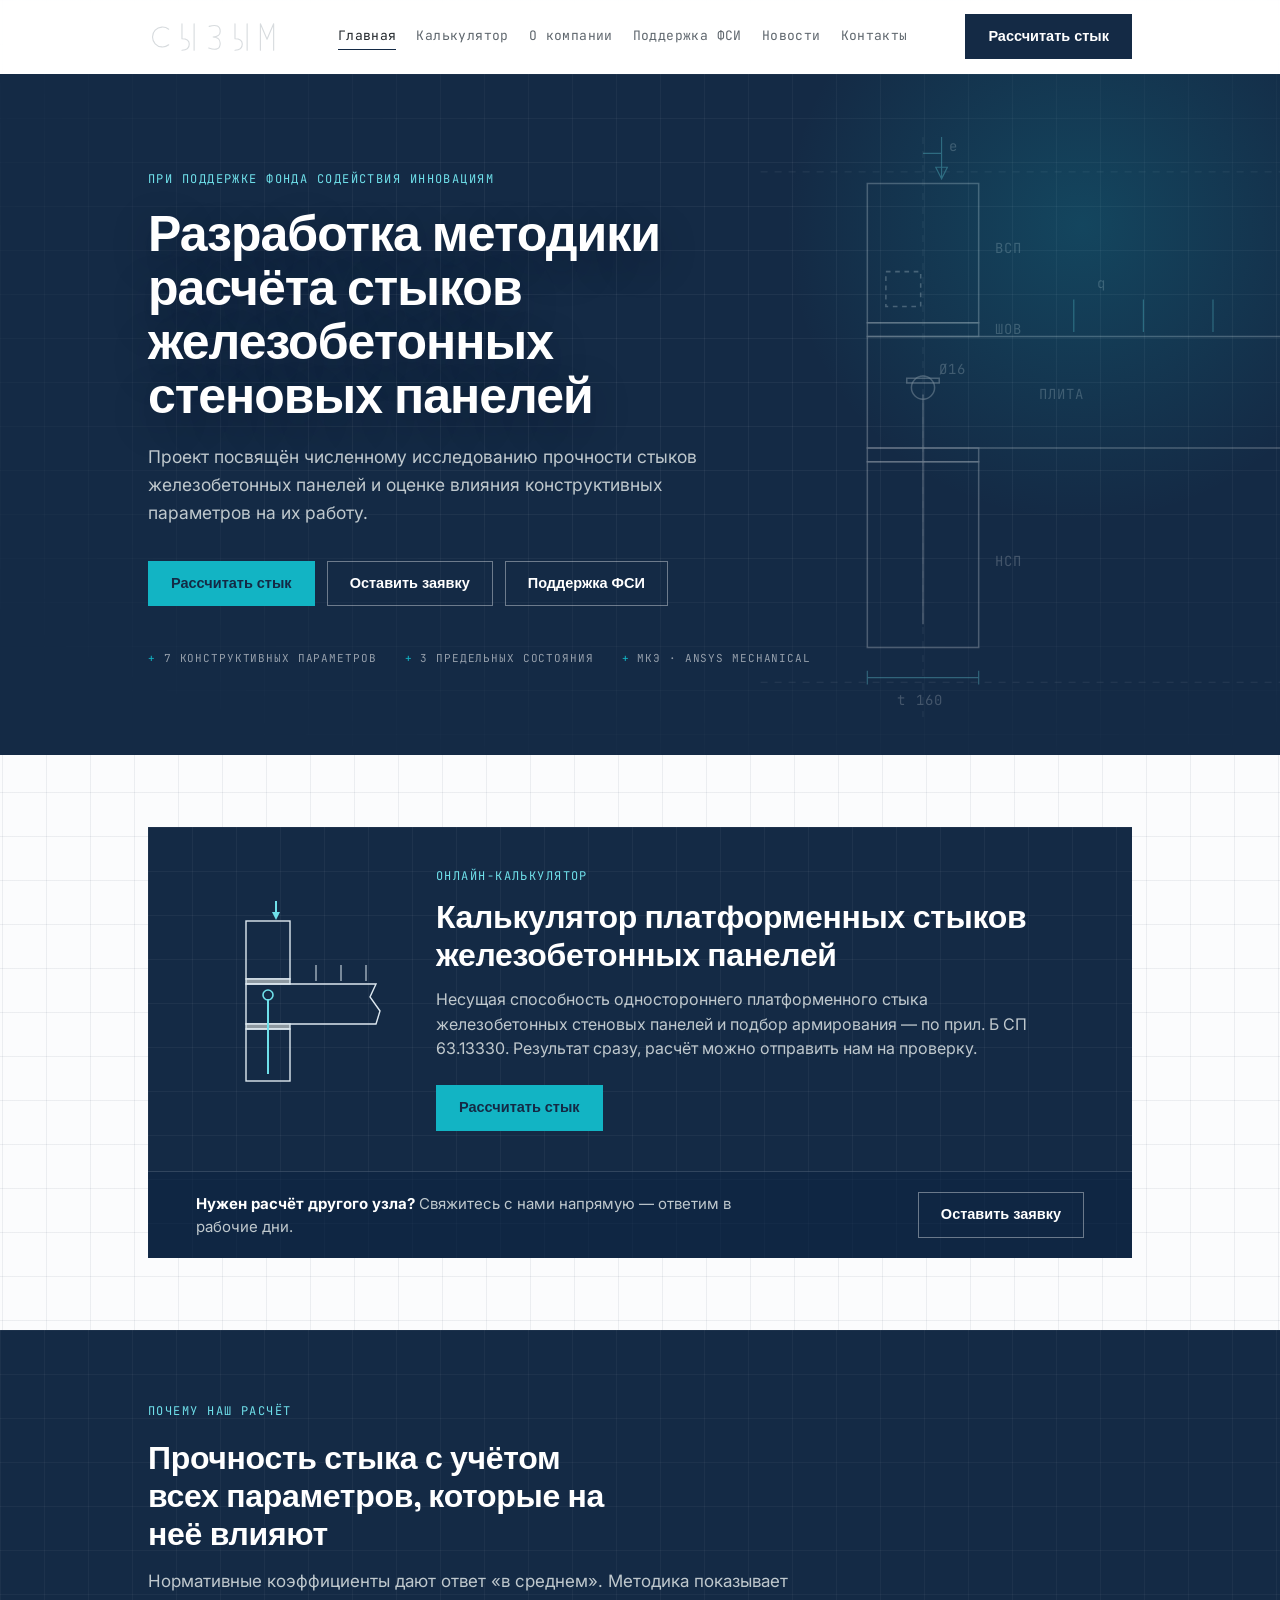
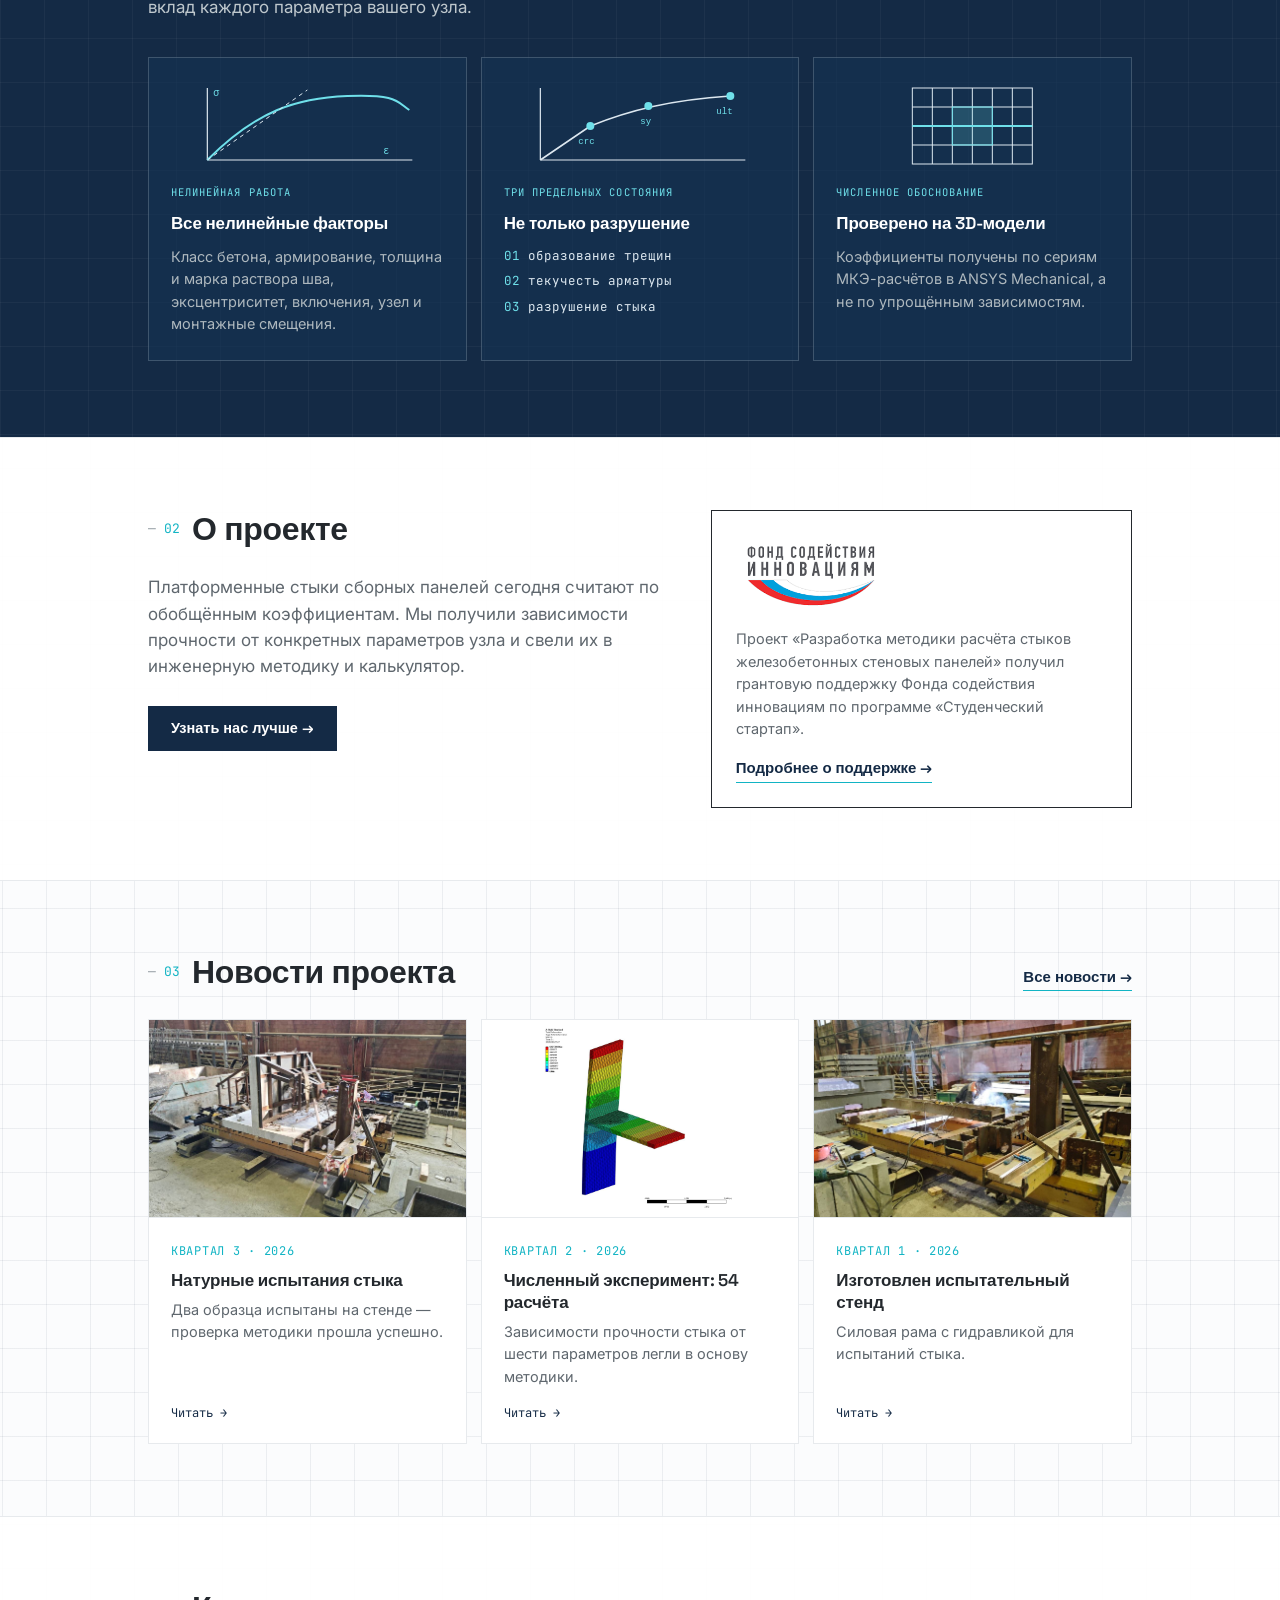
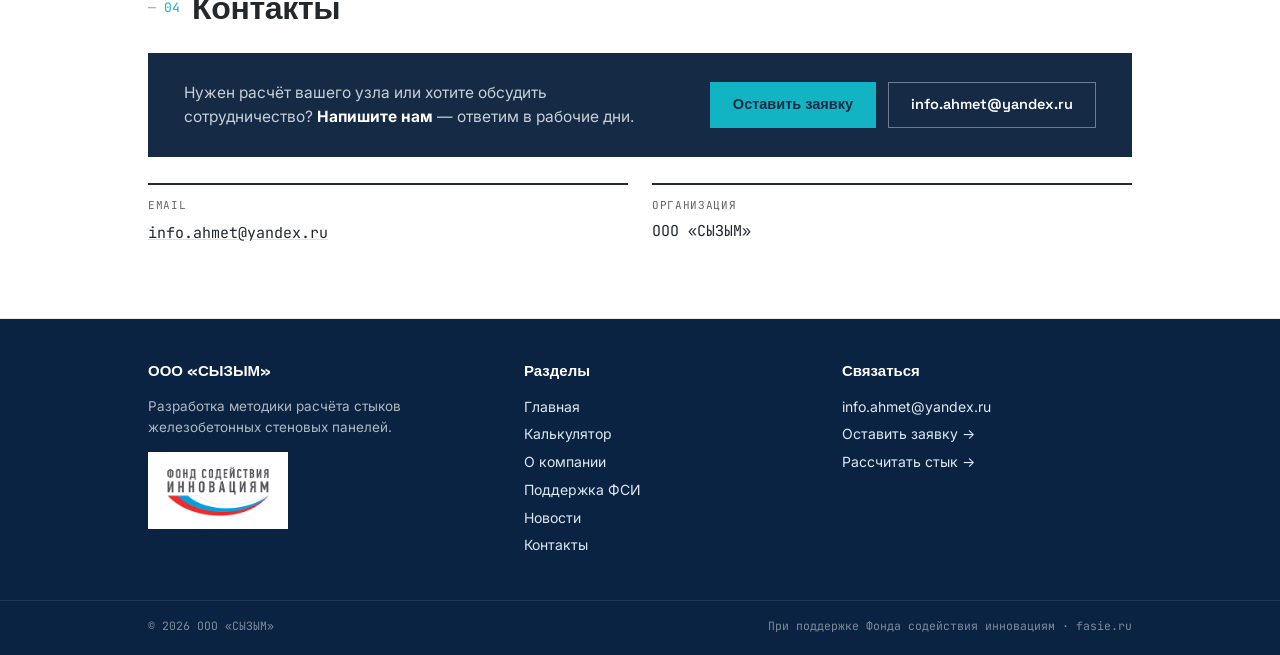
<file: index.html>
<!DOCTYPE html>
<html lang="ru">
<head>
<meta charset="UTF-8">
<meta name="viewport" content="width=device-width, initial-scale=1.0">
<title>СЫЗЫМ — расчёт стыков железобетонных стеновых панелей</title>
<meta name="description" content="Методика и онлайн-калькулятор прочности стыков железобетонных стеновых панелей. Проект при поддержке Фонда содействия инновациям.">
<link rel="icon" href="favicon.ico?v=20261025a" sizes="48x48">
<link rel="icon" href="favicon.svg?v=20261025a" type="image/svg+xml">
<link rel="apple-touch-icon" href="apple-touch-icon.png?v=20261025a">
<link rel="preconnect" href="https://fonts.googleapis.com">
<link rel="preconnect" href="https://fonts.gstatic.com" crossorigin>
<link href="https://fonts.googleapis.com/css2?family=Space+Grotesk:wght@500;600;700&family=Inter:wght@400;500;600;700&family=JetBrains+Mono:wght@400;500;600&display=swap" rel="stylesheet">
<link rel="stylesheet" href="styles.css?v=20261025a">
<script>document.documentElement.classList.add('js');</script>
<script src="site.js?v=20261025a" defer></script>
</head>
<body>
<header class="topnav" id="topnav">
  <div class="wrap topnav-inner">
    <a class="brand" href="index.html" aria-label="СЫЗЫМ — на главную"><svg width="132" height="38" xmlns="http://www.w3.org/2000/svg" viewBox="-6 -6 592 172" role="img" aria-labelledby="logoTitle logoDesc">
  <title id="logoTitle">СЫЗЫМ</title>
  <desc id="logoDesc">Логотип компании «Сызым»: векторные контуры букв, которые обводит механический карандаш при наведении курсора.</desc>

  <style>
    .letter{ cursor:pointer; }
    .hit{ fill:transparent; }

    .glyph-ghost{
      fill:none; stroke:#D7DBDE; stroke-width:5;
      stroke-linecap:round; stroke-linejoin:round;
    }
    .glyph-ink{
      fill:none; stroke:#12B4C4; stroke-width:5;
      stroke-linecap:round; stroke-linejoin:round;
      stroke-dasharray:1000; stroke-dashoffset:1000;
      transition:stroke-dashoffset 1.1s cubic-bezier(.65,0,.35,1);
    }
    .letter:hover .glyph-ink,
    .letter:focus-visible .glyph-ink,
    .letter.is-active .glyph-ink{ stroke-dashoffset:0; }

    .pencil{
      opacity:0;
      offset-distance:0%;
      offset-rotate:auto;
      transition:offset-distance 1.1s cubic-bezier(.65,0,.35,1), opacity .25s ease;
    }
    .letter:hover .pencil,
    .letter:focus-visible .pencil,
    .letter.is-active .pencil{ opacity:1; offset-distance:100%; }

    .pencil-body{ fill:#12B4C4; }
    .pencil-grip{ fill:#0E93A0; }
    .pencil-tip{ fill:#142A45; }
    .pencil-point{ fill:#142A45; }

    .letter:focus{ outline:none; }
    .letter:focus-visible .hit{ outline:2px solid #142A45; outline-offset:2px; }

    @supports not (offset-path: path('M0 0')){
      .pencil{ display:none; }
    }
    @media (prefers-reduced-motion: reduce){
      .glyph-ink{ stroke-dashoffset:0; transition:none; }
      .pencil{ display:none; }
    }
  </style>

  <!-- С -->
  <g class="letter" tabindex="0" aria-label="Буква С" transform="translate(0,0)">
    <rect class="hit" x="0" y="0" width="100" height="160"/>
    <path class="glyph-ghost" d="M85 45 A45 45 0 1 0 85 115"/>
    <path class="glyph-ink"   d="M85 45 A45 45 0 1 0 85 115"/>
    <g class="pencil" style="offset-path:path('M85 45 A45 45 0 1 0 85 115')">
      <rect class="pencil-body"  x="-11" y="-3" width="16" height="6" rx="1.5"/>
      <rect class="pencil-grip"  x="-3"  y="-3" width="3"  height="6"/>
      <path class="pencil-tip"   d="M5 -3 L14 0 L5 3 Z"/>
      <circle class="pencil-point" cx="13.2" cy="0" r="1"/>
    </g>
  </g>

  <!-- Ы -->
  <g class="letter" tabindex="0" aria-label="Буква Ы" transform="translate(120,0)">
    <rect class="hit" x="0" y="0" width="100" height="160"/>
    <path class="glyph-ghost" d="M25 20 L25 88 Q58 88 58 112 Q58 140 25 140 M80 20 L80 140"/>
    <path class="glyph-ink"   d="M25 20 L25 88 Q58 88 58 112 Q58 140 25 140 M80 20 L80 140"/>
    <g class="pencil" style="offset-path:path('M25 20 L25 88 Q58 88 58 112 Q58 140 25 140 M80 20 L80 140')">
      <rect class="pencil-body"  x="-11" y="-3" width="16" height="6" rx="1.5"/>
      <rect class="pencil-grip"  x="-3"  y="-3" width="3"  height="6"/>
      <path class="pencil-tip"   d="M5 -3 L14 0 L5 3 Z"/>
      <circle class="pencil-point" cx="13.2" cy="0" r="1"/>
    </g>
  </g>

  <!-- З -->
  <g class="letter" tabindex="0" aria-label="Буква З" transform="translate(240,0)">
    <rect class="hit" x="0" y="0" width="100" height="160"/>
    <path class="glyph-ghost" d="M28 32 Q78 18 78 55 Q78 78 46 80 Q78 82 78 108 Q78 148 26 130"/>
    <path class="glyph-ink"   d="M28 32 Q78 18 78 55 Q78 78 46 80 Q78 82 78 108 Q78 148 26 130"/>
    <g class="pencil" style="offset-path:path('M28 32 Q78 18 78 55 Q78 78 46 80 Q78 82 78 108 Q78 148 26 130')">
      <rect class="pencil-body"  x="-11" y="-3" width="16" height="6" rx="1.5"/>
      <rect class="pencil-grip"  x="-3"  y="-3" width="3"  height="6"/>
      <path class="pencil-tip"   d="M5 -3 L14 0 L5 3 Z"/>
      <circle class="pencil-point" cx="13.2" cy="0" r="1"/>
    </g>
  </g>

  <!-- Ы -->
  <g class="letter" tabindex="0" aria-label="Буква Ы" transform="translate(360,0)">
    <rect class="hit" x="0" y="0" width="100" height="160"/>
    <path class="glyph-ghost" d="M25 20 L25 88 Q58 88 58 112 Q58 140 25 140 M80 20 L80 140"/>
    <path class="glyph-ink"   d="M25 20 L25 88 Q58 88 58 112 Q58 140 25 140 M80 20 L80 140"/>
    <g class="pencil" style="offset-path:path('M25 20 L25 88 Q58 88 58 112 Q58 140 25 140 M80 20 L80 140')">
      <rect class="pencil-body"  x="-11" y="-3" width="16" height="6" rx="1.5"/>
      <rect class="pencil-grip"  x="-3"  y="-3" width="3"  height="6"/>
      <path class="pencil-tip"   d="M5 -3 L14 0 L5 3 Z"/>
      <circle class="pencil-point" cx="13.2" cy="0" r="1"/>
    </g>
  </g>

  <!-- М -->
  <g class="letter" tabindex="0" aria-label="Буква М" transform="translate(480,0)">
    <rect class="hit" x="0" y="0" width="100" height="160"/>
    <path class="glyph-ghost" d="M20 140 L20 20 L50 90 L80 20 L80 140"/>
    <path class="glyph-ink"   d="M20 140 L20 20 L50 90 L80 20 L80 140"/>
    <g class="pencil" style="offset-path:path('M20 140 L20 20 L50 90 L80 20 L80 140')">
      <rect class="pencil-body"  x="-11" y="-3" width="16" height="6" rx="1.5"/>
      <rect class="pencil-grip"  x="-3"  y="-3" width="3"  height="6"/>
      <path class="pencil-tip"   d="M5 -3 L14 0 L5 3 Z"/>
      <circle class="pencil-point" cx="13.2" cy="0" r="1"/>
    </g>
  </g>

  
</svg>
</a>
    <button class="menu-toggle" type="button" aria-expanded="false" aria-controls="sitenav">Меню</button>
    <nav class="sitenav" id="sitenav" aria-label="Разделы сайта">
      <a href="index.html" class="active" aria-current="page">Главная</a>
      <a href="calculator.html">Калькулятор</a>
      <a href="about.html">О компании</a>
      <a href="fsi.html">Поддержка ФСИ</a>
      <a href="news.html">Новости</a>
      <a href="contacts.html">Контакты</a>
    </nav>
    <div class="nav-cta"><a class="btn btn-navy" href="calculator.html">Рассчитать стык</a></div>
  </div>
</header>
<main>

<section class="cover bleed">
  <svg class="cover-blueprint" viewBox="0 0 640 520" aria-hidden="true" focusable="false">
  <path class="bp-guide" d="M60 40H600 M60 480H600 M200 10V510"/>
  <g class="bp draw">
    <path d="M152 50H248V170H152Z"/>
    <path d="M152 170H248V182H152Z"/>
    <path d="M152 182H560 L548 206 L572 230 L560 278 H152Z"/>
    <path d="M152 278H248V290H152Z"/>
    <path d="M152 290H248V450H152Z"/>
    <path d="M168 126H198V156H168Z" stroke-dasharray="4 4"/>
    <path d="M200 430V232"/><circle cx="200" cy="226" r="10"/>
    <path d="M186 218H214V222H186Z"/>
  </g>
  <g class="bp-dim draw" style="animation-delay:.7s">
    <path d="M152 470V482 M248 470V482 M152 476H248"/>
    <path d="M590 182V278 M584 182H596 M584 278H596"/>
    <path d="M216 10V46 M216 46l-5-10h10z M200 24H216"/>
    <path d="M330 150V178 M390 150V178 M450 150V178 M510 150V178"/>
  </g>
  <g>
    <text x="178" y="500">t 160</text><text x="600" y="234">160</text>
    <text x="222" y="22">e</text><text x="350" y="140">q</text>
    <text x="262" y="110">ВСП</text><text x="300" y="236">ПЛИТА</text><text x="262" y="380">НСП</text>
    <text x="262" y="180">ШОВ</text><text x="214" y="214">Ø16</text>
  </g>
</svg>
  <div class="wrap cover-inner">
    <div class="eyebrow">При поддержке Фонда содействия инновациям</div>
    <h1>Разработка методики расчёта стыков железобетонных стеновых панелей</h1>
    <p class="cover-sub">Проект посвящён численному исследованию прочности стыков железобетонных панелей и оценке влияния конструктивных параметров на их работу.</p>
    <div class="btn-row">
      <a class="btn btn-accent" href="calculator.html">Рассчитать стык</a>
      <a class="btn btn-ghost-light" href="contacts.html#request">Оставить заявку</a>
      <a class="btn btn-ghost-light" href="fsi.html">Поддержка ФСИ</a>
    </div>
    <div class="cover-facts"><span>7 конструктивных параметров</span><span>3 предельных состояния</span><span>МКЭ · ANSYS Mechanical</span></div>
  </div>
</section>

<section class="block" id="calc">
  <div class="wrap">
    <div class="calc-banner">
      <div class="calc-banner-main">
        <div class="calc-banner-art"><svg viewBox="0 0 200 200" aria-hidden="true">
  <g fill="none" stroke="#DDE8F0" stroke-width="1.4">
    <rect x="50" y="22" width="44" height="58"/>
    <rect x="50" y="80" width="44" height="5" fill="#8E99A1"/>
    <path d="M50 85H180 L174 98 L184 112 L180 125 H50Z"/>
    <rect x="50" y="125" width="44" height="5" fill="#8E99A1"/>
    <rect x="50" y="130" width="44" height="52"/>
  </g>
  <path d="M72 175V100" stroke="#6FE0EA" stroke-width="2"/><circle cx="72" cy="96" r="5" fill="none" stroke="#6FE0EA" stroke-width="1.6"/>
  <path d="M80 2V18" stroke="#6FE0EA" stroke-width="2"/><path d="M80 21l-4-8h8z" fill="#6FE0EA"/>
  <g stroke="#DDE8F0" stroke-width="1"><path d="M120 66V82 M145 66V82 M170 66V82"/></g>
</svg></div>
        <div>
          <div class="eyebrow">Онлайн-калькулятор</div>
          <h2>Калькулятор платформенных стыков железобетонных панелей</h2>
          <p>Несущая способность одностороннего платформенного стыка железобетонных стеновых панелей и подбор армирования — по прил. Б СП 63.13330. Результат сразу, расчёт можно отправить нам на проверку.</p>
          <a class="btn btn-accent" href="calculator.html">Рассчитать стык</a>
        </div>
      </div>
      <div class="calc-banner-alt">
        <p><b>Нужен расчёт другого узла?</b> Свяжитесь с нами напрямую — ответим в рабочие дни.</p>
        <a class="btn btn-ghost-light" href="#contacts">Оставить заявку</a>
      </div>
    </div>
  </div>
</section>

<section class="band bleed">
  <div class="wrap">
    <div class="eyebrow">Почему наш расчёт</div>
    <h2>Прочность стыка с учётом всех параметров, которые на неё влияют</h2>
    <p class="lead">Нормативные коэффициенты дают ответ «в среднем». Методика показывает вклад каждого параметра вашего узла.</p>
    <div class="props">
      <div class="prop reveal"><svg viewBox="0 0 240 92" aria-hidden="true"><g fill="none" stroke="#DDE8F0" stroke-width="1.2"><path d="M20 80H225 M20 80V8"/></g>
<path d="M20 80 C70 30 110 18 160 16 S210 22 222 30" fill="none" stroke="#6FE0EA" stroke-width="2"/>
<path d="M20 80 L120 10" fill="none" stroke="#DDE8F0" stroke-dasharray="4 4" stroke-width="1"/>
<text x="196" y="74" fill="#6FE0EA" font-family="monospace" font-size="10">ε</text><text x="26" y="16" fill="#6FE0EA" font-family="monospace" font-size="10">σ</text></svg><small>Нелинейная работа</small><h3>Все нелинейные факторы</h3><p>Класс бетона, армирование, толщина и марка раствора шва, эксцентриситет, включения, узел и монтажные смещения.</p></div>
      <div class="prop reveal"><svg viewBox="0 0 240 92" aria-hidden="true"><g fill="none" stroke="#DDE8F0" stroke-width="1.2"><path d="M20 80H225 M20 80V8"/></g>
<path d="M20 80 L70 46 C110 30 150 20 210 16" fill="none" stroke="#DDE8F0" stroke-width="1.6"/>
<g fill="#6FE0EA"><circle cx="70" cy="46" r="4"/><circle cx="128" cy="26" r="4"/><circle cx="210" cy="16" r="4"/></g>
<g fill="#6FE0EA" font-family="monospace" font-size="9"><text x="58" y="64">crc</text><text x="120" y="44">sy</text><text x="196" y="34">ult</text></g></svg><small>Три предельных состояния</small><h3>Не только разрушение</h3>
        <div class="limit-states"><span><i>01</i>образование трещин</span><span><i>02</i>текучесть арматуры</span><span><i>03</i>разрушение стыка</span></div></div>
      <div class="prop reveal"><svg viewBox="0 0 240 92" aria-hidden="true"><g fill="none" stroke="#DDE8F0" stroke-width="1"><rect x="60" y="8" width="120" height="76"/>
<path d="M80 8V84 M100 8V84 M120 8V84 M140 8V84 M160 8V84 M60 27H180 M60 46H180 M60 65H180"/></g>
<path d="M60 46H180" stroke="#6FE0EA" stroke-width="2"/><rect x="100" y="27" width="40" height="38" fill="rgba(111,224,234,.18)" stroke="#6FE0EA"/></svg><small>Численное обоснование</small><h3>Проверено на 3D-модели</h3><p>Коэффициенты получены по сериям МКЭ-расчётов в ANSYS Mechanical, а не по упрощённым зависимостям.</p></div>
    </div>
  </div>
</section>

<section class="block white">
  <div class="wrap split">
    <div class="reveal">
      <div class="section-head"><span class="section-num">02</span><h2>О проекте</h2></div>
      <p class="lead">Платформенные стыки сборных панелей сегодня считают по обобщённым коэффициентам. Мы получили зависимости прочности от конкретных параметров узла и свели их в инженерную методику и калькулятор.</p>
      <div class="btn-row" style="margin-top:26px;"><a class="btn btn-navy" href="about.html">Узнать нас лучше →</a></div>
    </div>
    <div class="fsi-card reveal">
      <img src="fasie-logo.png" alt="Фонд содействия инновациям">
      <p>Проект «Разработка методики расчёта стыков железобетонных стеновых панелей» получил грантовую поддержку Фонда содействия инновациям по программе «Студенческий стартап».</p>
      <a class="link-arrow" href="fsi.html" style="align-self:flex-start;">Подробнее о поддержке →</a>
    </div>
  </div>
</section>

<section class="block">
  <div class="wrap">
    <div class="head-row"><div class="section-head"><span class="section-num">03</span><h2>Новости проекта</h2></div><a class="link-arrow" href="news.html">Все новости →</a></div>
    <div class="news-cards">
      <a class="news-card has-img reveal" href="news.html#full-scale-tests"><img src="img/news/test-1.jpg" alt="Образец стыка на испытательном стенде" loading="lazy"><span class="date">КВАРТАЛ 3 · 2026</span><h3>Натурные испытания стыка</h3><p>Два образца испытаны на стенде — проверка методики прошла успешно.</p><span class="more">Читать →</span></a>
      <a class="news-card has-img reveal" href="news.html#experiment-series"><img class="contain" src="img/news/ansys-deformation.jpg" alt="Расчёт стыка в ANSYS" loading="lazy"><span class="date">КВАРТАЛ 2 · 2026</span><h3>Численный эксперимент: 54 расчёта</h3><p>Зависимости прочности стыка от шести параметров легли в основу методики.</p><span class="more">Читать →</span></a>
      <a class="news-card has-img reveal" href="news.html#test-stand"><img src="img/news/stand-welding.jpg" alt="Изготовление испытательного стенда" loading="lazy"><span class="date">КВАРТАЛ 1 · 2026</span><h3>Изготовлен испытательный стенд</h3><p>Силовая рама с гидравликой для испытаний стыка.</p><span class="more">Читать →</span></a>
    </div>
  </div>
</section>

<section class="block white" id="contacts">
  <div class="wrap">
    <div class="section-head"><span class="section-num">04</span><h2>Контакты</h2></div>
    <div class="contact-cta reveal">
      <p>Нужен расчёт вашего узла или хотите обсудить сотрудничество? <b>Напишите нам</b> — ответим в рабочие дни.</p>
      <div class="btn-row"><a class="btn btn-accent" href="contacts.html#request">Оставить заявку</a><a class="btn btn-ghost-light" href="mailto:info.ahmet@yandex.ru">info.ahmet@yandex.ru</a></div>
    </div>
    <div class="contact-grid">
      <div class="contact-item"><div class="label">Email</div><a href="mailto:info.ahmet@yandex.ru">info.ahmet@yandex.ru</a></div>
      <div class="contact-item"><div class="label">Организация</div><div class="value">ООО «СЫЗЫМ»</div></div>
    </div>
  </div>
</section>

</main>

<footer class="site-footer">
  <div class="wrap">
    <div class="col">
      <b>ООО «СЫЗЫМ»</b>
      <span>Разработка методики расчёта стыков железобетонных стеновых панелей.</span>
      <a class="fsi-mini" href="fsi.html" aria-label="Поддержка Фонда содействия инновациям"><img src="fasie-logo.png" alt="Фонд содействия инновациям"></a>
    </div>
    <div class="col">
      <b>Разделы</b>
      <a href="index.html">Главная</a><a href="calculator.html">Калькулятор</a><a href="about.html">О компании</a><a href="fsi.html">Поддержка ФСИ</a><a href="news.html">Новости</a><a href="contacts.html">Контакты</a>
    </div>
    <div class="col">
      <b>Связаться</b>
      <a href="mailto:info.ahmet@yandex.ru">info.ahmet@yandex.ru</a>
      <a href="contacts.html#request">Оставить заявку →</a>
      <a href="calculator.html">Рассчитать стык →</a>
    </div>
  </div>
  <div class="footer-bottom"><div class="wrap"><span>© 2026 ООО «СЫЗЫМ»</span><span>При поддержке Фонда содействия инновациям · fasie.ru</span></div></div>
</footer>

</body>
</html>
</file>
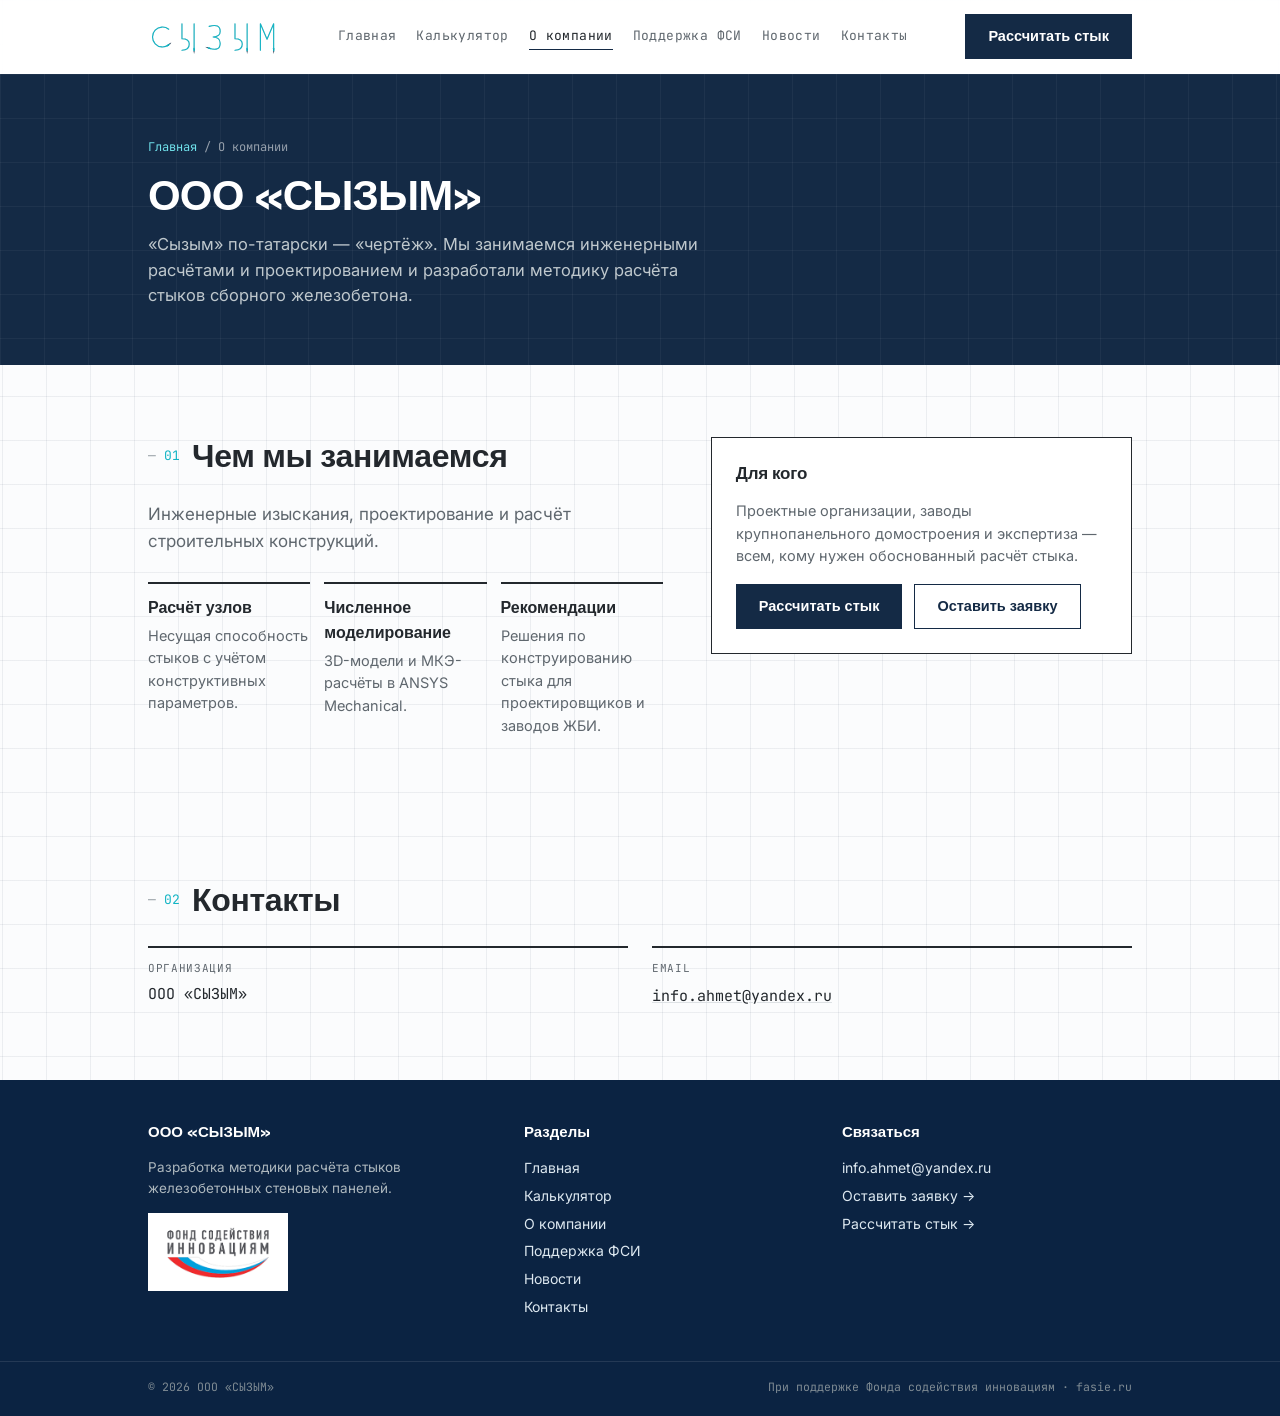
<file: about.html>
<!DOCTYPE html>
<html lang="ru">
<head>
<meta charset="UTF-8">
<meta name="viewport" content="width=device-width, initial-scale=1.0">
<title>О компании — СЫЗЫМ</title>
<meta name="description" content="ООО «СЫЗЫМ»: инженерные расчёты и методика расчёта стыков железобетонных стеновых панелей.">
<link rel="icon" href="favicon.ico?v=20261025a" sizes="48x48">
<link rel="icon" href="favicon.svg?v=20261025a" type="image/svg+xml">
<link rel="apple-touch-icon" href="apple-touch-icon.png?v=20261025a">
<link rel="preconnect" href="https://fonts.googleapis.com">
<link rel="preconnect" href="https://fonts.gstatic.com" crossorigin>
<link href="https://fonts.googleapis.com/css2?family=Space+Grotesk:wght@500;600;700&family=Inter:wght@400;500;600;700&family=JetBrains+Mono:wght@400;500;600&display=swap" rel="stylesheet">
<link rel="stylesheet" href="styles.css?v=20261025a">
<script>document.documentElement.classList.add('js');</script>
<script src="site.js?v=20261025a" defer></script>
</head>
<body>
<header class="topnav" id="topnav">
  <div class="wrap topnav-inner">
    <a class="brand" href="index.html" aria-label="СЫЗЫМ — на главную"><svg width="132" height="38" xmlns="http://www.w3.org/2000/svg" viewBox="-6 -6 592 172" role="img" aria-labelledby="logoTitle logoDesc">
  <title id="logoTitle">СЫЗЫМ</title>
  <desc id="logoDesc">Логотип компании «Сызым»: векторные контуры букв, которые обводит механический карандаш при наведении курсора.</desc>

  <style>
    .letter{ cursor:pointer; }
    .hit{ fill:transparent; }

    .glyph-ghost{
      fill:none; stroke:#D7DBDE; stroke-width:5;
      stroke-linecap:round; stroke-linejoin:round;
    }
    .glyph-ink{
      fill:none; stroke:#12B4C4; stroke-width:5;
      stroke-linecap:round; stroke-linejoin:round;
      stroke-dasharray:1000; stroke-dashoffset:1000;
      transition:stroke-dashoffset 1.1s cubic-bezier(.65,0,.35,1);
    }
    .letter:hover .glyph-ink,
    .letter:focus-visible .glyph-ink,
    .letter.is-active .glyph-ink{ stroke-dashoffset:0; }

    .pencil{
      opacity:0;
      offset-distance:0%;
      offset-rotate:auto;
      transition:offset-distance 1.1s cubic-bezier(.65,0,.35,1), opacity .25s ease;
    }
    .letter:hover .pencil,
    .letter:focus-visible .pencil,
    .letter.is-active .pencil{ opacity:1; offset-distance:100%; }

    .pencil-body{ fill:#12B4C4; }
    .pencil-grip{ fill:#0E93A0; }
    .pencil-tip{ fill:#142A45; }
    .pencil-point{ fill:#142A45; }

    .letter:focus{ outline:none; }
    .letter:focus-visible .hit{ outline:2px solid #142A45; outline-offset:2px; }

    @supports not (offset-path: path('M0 0')){
      .pencil{ display:none; }
    }
    @media (prefers-reduced-motion: reduce){
      .glyph-ink{ stroke-dashoffset:0; transition:none; }
      .pencil{ display:none; }
    }
  </style>

  <!-- С -->
  <g class="letter" tabindex="0" aria-label="Буква С" transform="translate(0,0)">
    <rect class="hit" x="0" y="0" width="100" height="160"/>
    <path class="glyph-ghost" d="M85 45 A45 45 0 1 0 85 115"/>
    <path class="glyph-ink"   d="M85 45 A45 45 0 1 0 85 115"/>
    <g class="pencil" style="offset-path:path('M85 45 A45 45 0 1 0 85 115')">
      <rect class="pencil-body"  x="-11" y="-3" width="16" height="6" rx="1.5"/>
      <rect class="pencil-grip"  x="-3"  y="-3" width="3"  height="6"/>
      <path class="pencil-tip"   d="M5 -3 L14 0 L5 3 Z"/>
      <circle class="pencil-point" cx="13.2" cy="0" r="1"/>
    </g>
  </g>

  <!-- Ы -->
  <g class="letter" tabindex="0" aria-label="Буква Ы" transform="translate(120,0)">
    <rect class="hit" x="0" y="0" width="100" height="160"/>
    <path class="glyph-ghost" d="M25 20 L25 88 Q58 88 58 112 Q58 140 25 140 M80 20 L80 140"/>
    <path class="glyph-ink"   d="M25 20 L25 88 Q58 88 58 112 Q58 140 25 140 M80 20 L80 140"/>
    <g class="pencil" style="offset-path:path('M25 20 L25 88 Q58 88 58 112 Q58 140 25 140 M80 20 L80 140')">
      <rect class="pencil-body"  x="-11" y="-3" width="16" height="6" rx="1.5"/>
      <rect class="pencil-grip"  x="-3"  y="-3" width="3"  height="6"/>
      <path class="pencil-tip"   d="M5 -3 L14 0 L5 3 Z"/>
      <circle class="pencil-point" cx="13.2" cy="0" r="1"/>
    </g>
  </g>

  <!-- З -->
  <g class="letter" tabindex="0" aria-label="Буква З" transform="translate(240,0)">
    <rect class="hit" x="0" y="0" width="100" height="160"/>
    <path class="glyph-ghost" d="M28 32 Q78 18 78 55 Q78 78 46 80 Q78 82 78 108 Q78 148 26 130"/>
    <path class="glyph-ink"   d="M28 32 Q78 18 78 55 Q78 78 46 80 Q78 82 78 108 Q78 148 26 130"/>
    <g class="pencil" style="offset-path:path('M28 32 Q78 18 78 55 Q78 78 46 80 Q78 82 78 108 Q78 148 26 130')">
      <rect class="pencil-body"  x="-11" y="-3" width="16" height="6" rx="1.5"/>
      <rect class="pencil-grip"  x="-3"  y="-3" width="3"  height="6"/>
      <path class="pencil-tip"   d="M5 -3 L14 0 L5 3 Z"/>
      <circle class="pencil-point" cx="13.2" cy="0" r="1"/>
    </g>
  </g>

  <!-- Ы -->
  <g class="letter" tabindex="0" aria-label="Буква Ы" transform="translate(360,0)">
    <rect class="hit" x="0" y="0" width="100" height="160"/>
    <path class="glyph-ghost" d="M25 20 L25 88 Q58 88 58 112 Q58 140 25 140 M80 20 L80 140"/>
    <path class="glyph-ink"   d="M25 20 L25 88 Q58 88 58 112 Q58 140 25 140 M80 20 L80 140"/>
    <g class="pencil" style="offset-path:path('M25 20 L25 88 Q58 88 58 112 Q58 140 25 140 M80 20 L80 140')">
      <rect class="pencil-body"  x="-11" y="-3" width="16" height="6" rx="1.5"/>
      <rect class="pencil-grip"  x="-3"  y="-3" width="3"  height="6"/>
      <path class="pencil-tip"   d="M5 -3 L14 0 L5 3 Z"/>
      <circle class="pencil-point" cx="13.2" cy="0" r="1"/>
    </g>
  </g>

  <!-- М -->
  <g class="letter" tabindex="0" aria-label="Буква М" transform="translate(480,0)">
    <rect class="hit" x="0" y="0" width="100" height="160"/>
    <path class="glyph-ghost" d="M20 140 L20 20 L50 90 L80 20 L80 140"/>
    <path class="glyph-ink"   d="M20 140 L20 20 L50 90 L80 20 L80 140"/>
    <g class="pencil" style="offset-path:path('M20 140 L20 20 L50 90 L80 20 L80 140')">
      <rect class="pencil-body"  x="-11" y="-3" width="16" height="6" rx="1.5"/>
      <rect class="pencil-grip"  x="-3"  y="-3" width="3"  height="6"/>
      <path class="pencil-tip"   d="M5 -3 L14 0 L5 3 Z"/>
      <circle class="pencil-point" cx="13.2" cy="0" r="1"/>
    </g>
  </g>

  
</svg>
</a>
    <button class="menu-toggle" type="button" aria-expanded="false" aria-controls="sitenav">Меню</button>
    <nav class="sitenav" id="sitenav" aria-label="Разделы сайта">
      <a href="index.html">Главная</a>
      <a href="calculator.html">Калькулятор</a>
      <a href="about.html" class="active" aria-current="page">О компании</a>
      <a href="fsi.html">Поддержка ФСИ</a>
      <a href="news.html">Новости</a>
      <a href="contacts.html">Контакты</a>
    </nav>
    <div class="nav-cta"><a class="btn btn-navy" href="calculator.html">Рассчитать стык</a></div>
  </div>
</header>
<main>
<section class="page-hero bleed"><div class="wrap">
  <div class="crumbs"><a href="index.html">Главная</a> / О компании</div>
  <h1>ООО «СЫЗЫМ»</h1>
  <p>«Сызым» по-татарски — «чертёж». Мы занимаемся инженерными расчётами и проектированием и разработали методику расчёта стыков сборного железобетона.</p>
</div></section>
<section class="block">
  <div class="wrap split">
    <div class="reveal">
      <div class="section-head"><span class="section-num">01</span><h2>Чем мы занимаемся</h2></div>
      <p class="lead">Инженерные изыскания, проектирование и расчёт строительных конструкций.</p>
      <div class="facts-row">
        <div class="fact"><b>Расчёт узлов</b><p>Несущая способность стыков с учётом конструктивных параметров.</p></div>
        <div class="fact"><b>Численное моделирование</b><p>3D-модели и МКЭ-расчёты в ANSYS Mechanical.</p></div>
        <div class="fact"><b>Рекомендации</b><p>Решения по конструированию стыка для проектировщиков и заводов ЖБИ.</p></div>
      </div>
    </div>
    <div class="fsi-card reveal">
      <h3>Для кого</h3>
      <p>Проектные организации, заводы крупнопанельного домостроения и экспертиза — всем, кому нужен обоснованный расчёт стыка.</p>
      <div class="btn-row"><a class="btn btn-navy" href="calculator.html">Рассчитать стык</a><a class="btn btn-ghost" href="contacts.html#request">Оставить заявку</a></div>
    </div>
  </div>
</section>
<section class="block">
  <div class="wrap">
    <div class="section-head"><span class="section-num">02</span><h2>Контакты</h2></div>
    <div class="contact-grid" style="margin-top:0;">
      <div class="contact-item"><div class="label">Организация</div><div class="value">ООО «СЫЗЫМ»</div></div>
      <div class="contact-item"><div class="label">Email</div><a href="mailto:info.ahmet@yandex.ru">info.ahmet@yandex.ru</a></div>
    </div>
  </div>
</section>
</main>

<footer class="site-footer">
  <div class="wrap">
    <div class="col">
      <b>ООО «СЫЗЫМ»</b>
      <span>Разработка методики расчёта стыков железобетонных стеновых панелей.</span>
      <a class="fsi-mini" href="fsi.html" aria-label="Поддержка Фонда содействия инновациям"><img src="fasie-logo.png" alt="Фонд содействия инновациям"></a>
    </div>
    <div class="col">
      <b>Разделы</b>
      <a href="index.html">Главная</a><a href="calculator.html">Калькулятор</a><a href="about.html">О компании</a><a href="fsi.html">Поддержка ФСИ</a><a href="news.html">Новости</a><a href="contacts.html">Контакты</a>
    </div>
    <div class="col">
      <b>Связаться</b>
      <a href="mailto:info.ahmet@yandex.ru">info.ahmet@yandex.ru</a>
      <a href="contacts.html#request">Оставить заявку →</a>
      <a href="calculator.html">Рассчитать стык →</a>
    </div>
  </div>
  <div class="footer-bottom"><div class="wrap"><span>© 2026 ООО «СЫЗЫМ»</span><span>При поддержке Фонда содействия инновациям · fasie.ru</span></div></div>
</footer>

</body>
</html>
</file>
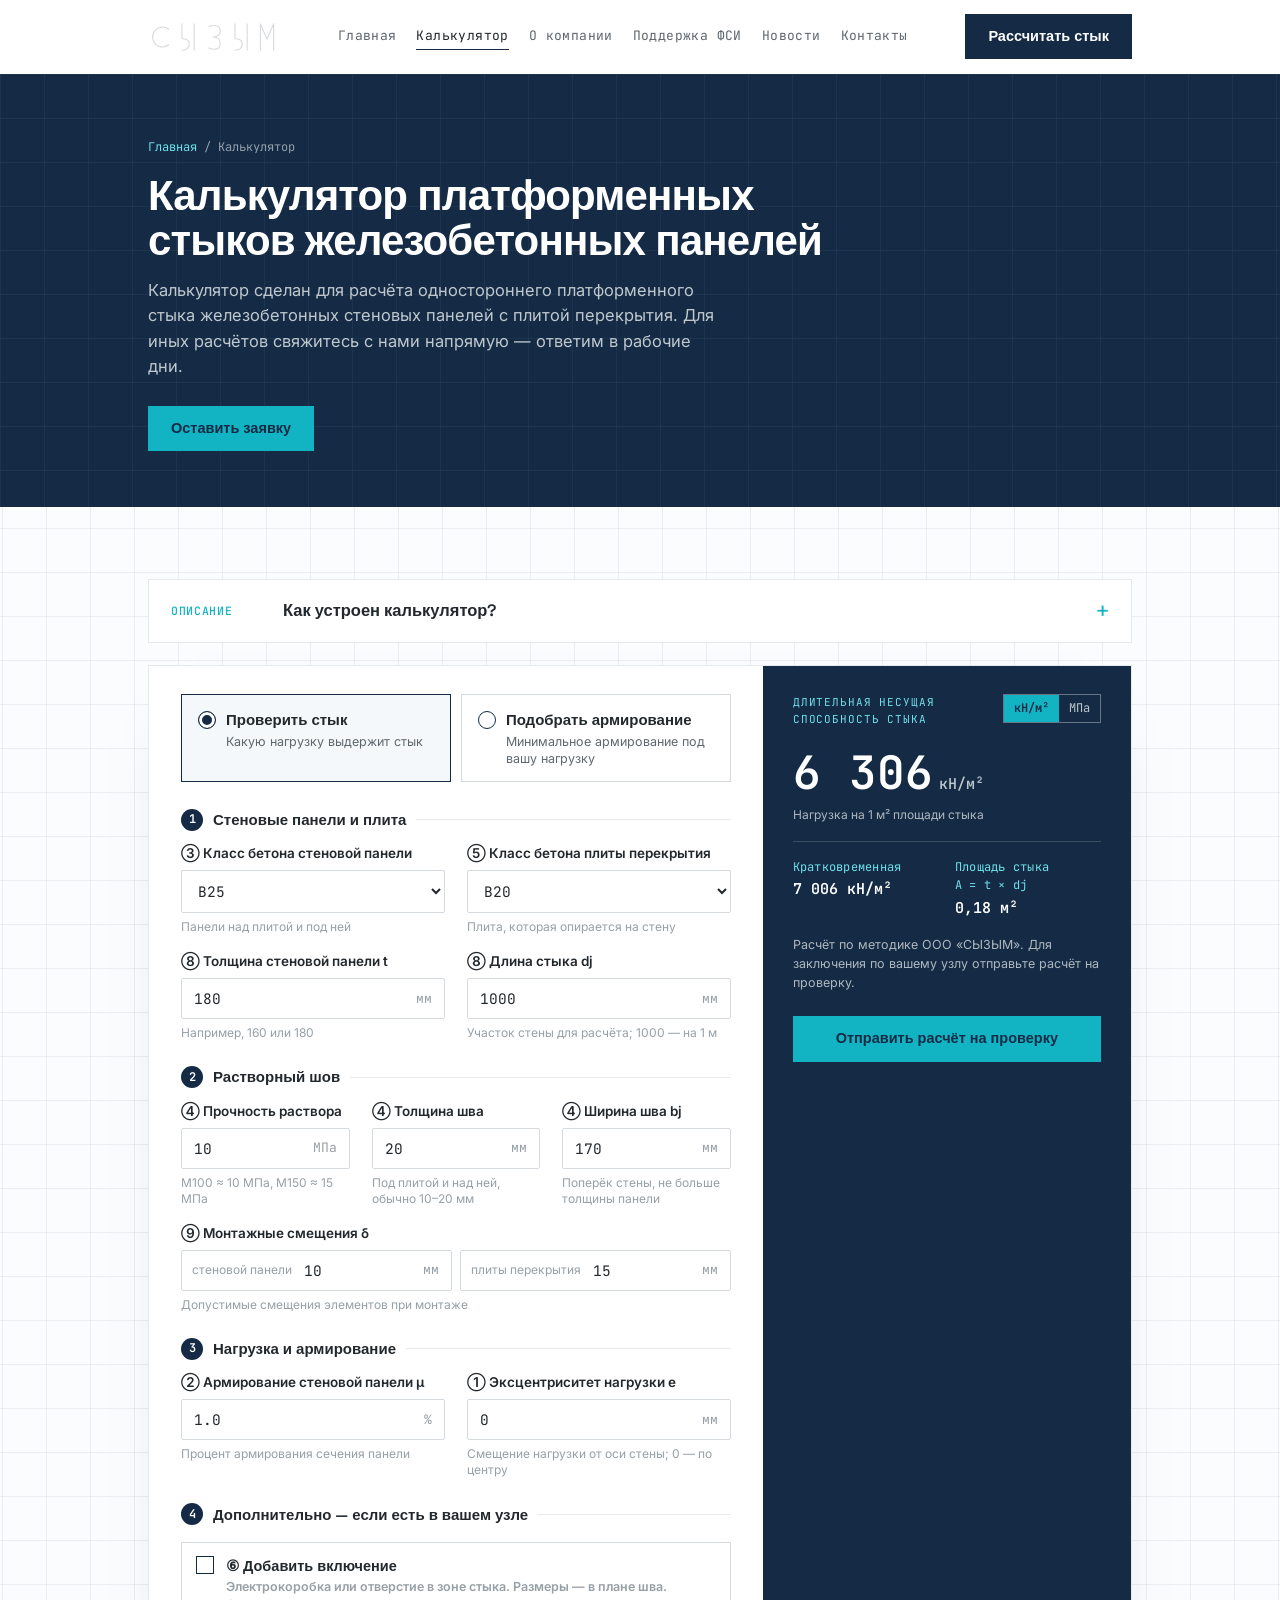
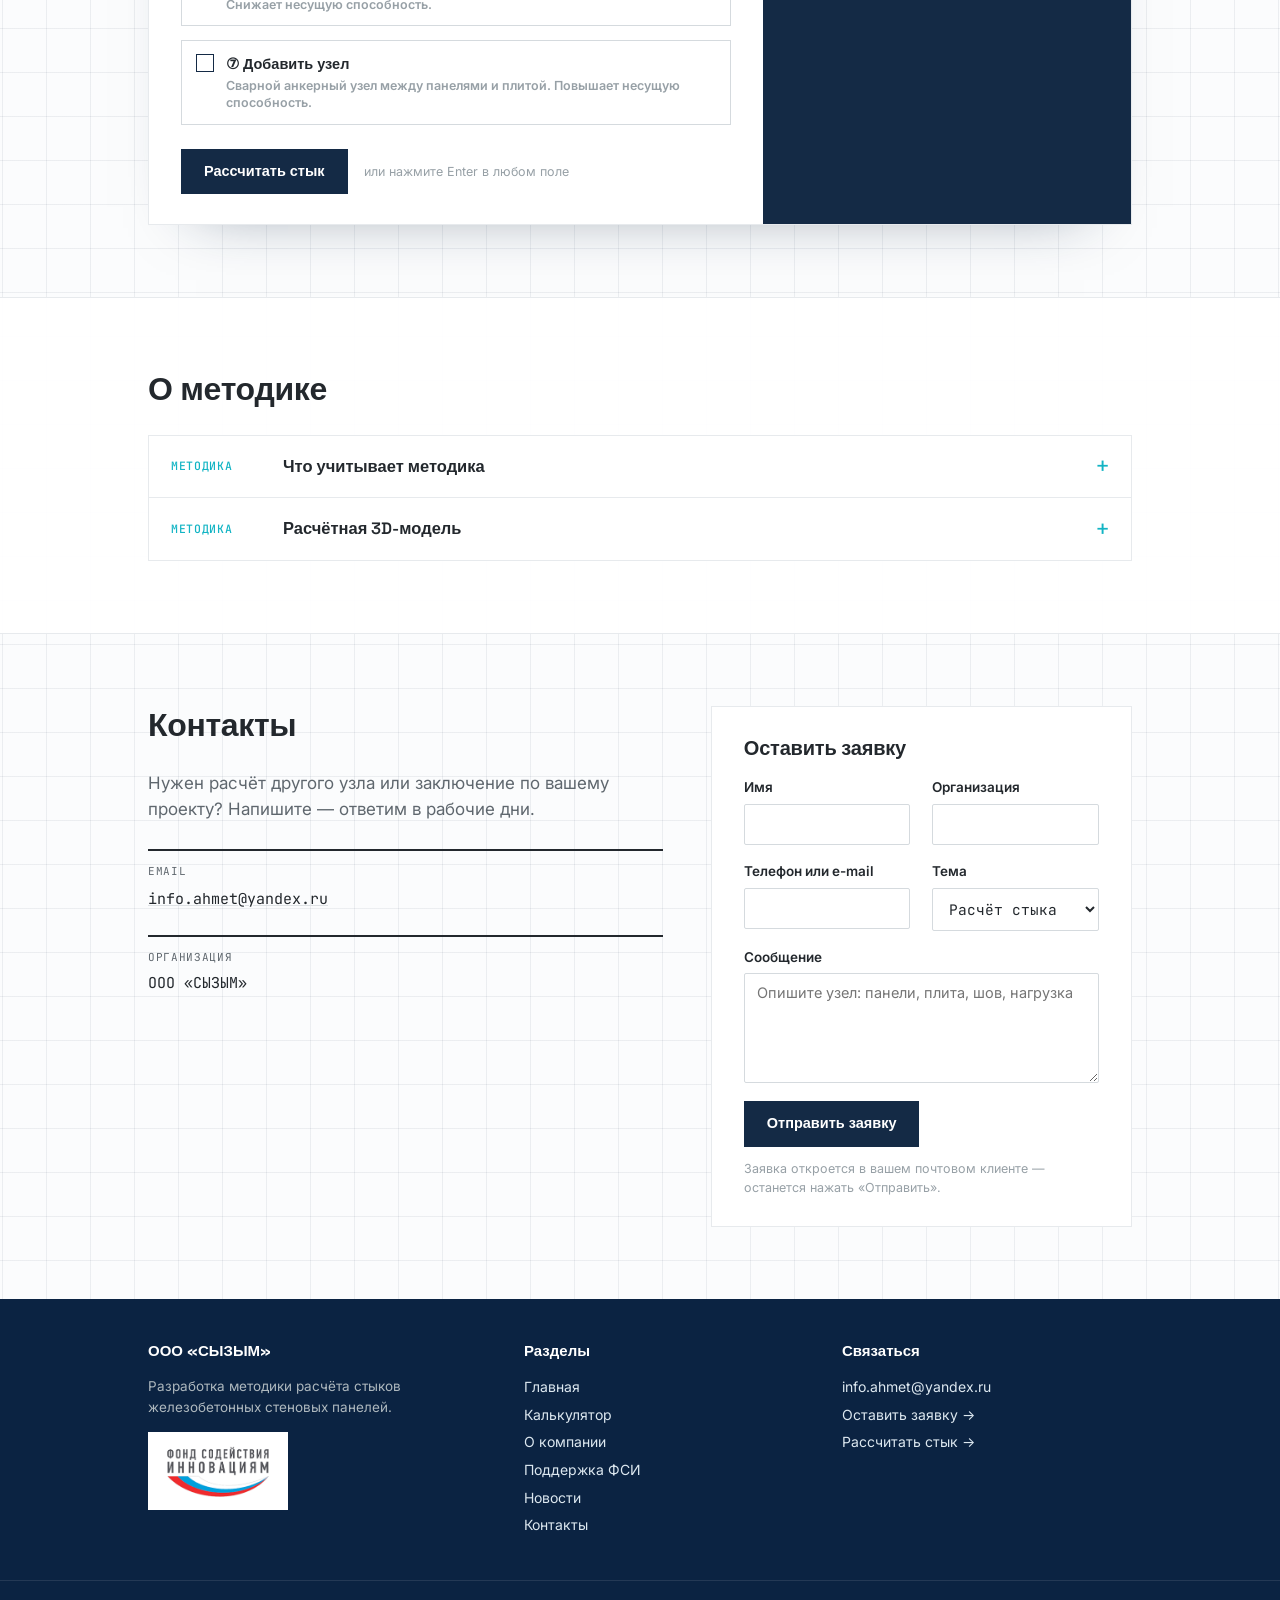
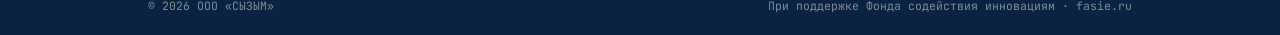
<file: calculator.html>
<!DOCTYPE html>
<html lang="ru">
<head>
<meta charset="UTF-8">
<meta name="viewport" content="width=device-width, initial-scale=1.0">
<title>Калькулятор платформенных стыков железобетонных панелей — СЫЗЫМ</title>
<meta name="description" content="Онлайн-калькулятор несущей способности одностороннего платформенного стыка железобетонных стеновых панелей и подбор армирования.">
<link rel="icon" href="favicon.ico?v=20261025a" sizes="48x48">
<link rel="icon" href="favicon.svg?v=20261025a" type="image/svg+xml">
<link rel="apple-touch-icon" href="apple-touch-icon.png?v=20261025a">
<link rel="preconnect" href="https://fonts.googleapis.com">
<link rel="preconnect" href="https://fonts.gstatic.com" crossorigin>
<link href="https://fonts.googleapis.com/css2?family=Space+Grotesk:wght@500;600;700&family=Inter:wght@400;500;600;700&family=JetBrains+Mono:wght@400;500;600&display=swap" rel="stylesheet">
<link rel="stylesheet" href="styles.css?v=20261025a">
<script>document.documentElement.classList.add('js');</script>
<script src="site.js?v=20261025a" defer></script>
</head>
<body>
<header class="topnav" id="topnav">
  <div class="wrap topnav-inner">
    <a class="brand" href="index.html" aria-label="СЫЗЫМ — на главную"><svg width="132" height="38" xmlns="http://www.w3.org/2000/svg" viewBox="-6 -6 592 172" role="img" aria-labelledby="logoTitle logoDesc">
  <title id="logoTitle">СЫЗЫМ</title>
  <desc id="logoDesc">Логотип компании «Сызым»: векторные контуры букв, которые обводит механический карандаш при наведении курсора.</desc>

  <style>
    .letter{ cursor:pointer; }
    .hit{ fill:transparent; }

    .glyph-ghost{
      fill:none; stroke:#D7DBDE; stroke-width:5;
      stroke-linecap:round; stroke-linejoin:round;
    }
    .glyph-ink{
      fill:none; stroke:#12B4C4; stroke-width:5;
      stroke-linecap:round; stroke-linejoin:round;
      stroke-dasharray:1000; stroke-dashoffset:1000;
      transition:stroke-dashoffset 1.1s cubic-bezier(.65,0,.35,1);
    }
    .letter:hover .glyph-ink,
    .letter:focus-visible .glyph-ink,
    .letter.is-active .glyph-ink{ stroke-dashoffset:0; }

    .pencil{
      opacity:0;
      offset-distance:0%;
      offset-rotate:auto;
      transition:offset-distance 1.1s cubic-bezier(.65,0,.35,1), opacity .25s ease;
    }
    .letter:hover .pencil,
    .letter:focus-visible .pencil,
    .letter.is-active .pencil{ opacity:1; offset-distance:100%; }

    .pencil-body{ fill:#12B4C4; }
    .pencil-grip{ fill:#0E93A0; }
    .pencil-tip{ fill:#142A45; }
    .pencil-point{ fill:#142A45; }

    .letter:focus{ outline:none; }
    .letter:focus-visible .hit{ outline:2px solid #142A45; outline-offset:2px; }

    @supports not (offset-path: path('M0 0')){
      .pencil{ display:none; }
    }
    @media (prefers-reduced-motion: reduce){
      .glyph-ink{ stroke-dashoffset:0; transition:none; }
      .pencil{ display:none; }
    }
  </style>

  <!-- С -->
  <g class="letter" tabindex="0" aria-label="Буква С" transform="translate(0,0)">
    <rect class="hit" x="0" y="0" width="100" height="160"/>
    <path class="glyph-ghost" d="M85 45 A45 45 0 1 0 85 115"/>
    <path class="glyph-ink"   d="M85 45 A45 45 0 1 0 85 115"/>
    <g class="pencil" style="offset-path:path('M85 45 A45 45 0 1 0 85 115')">
      <rect class="pencil-body"  x="-11" y="-3" width="16" height="6" rx="1.5"/>
      <rect class="pencil-grip"  x="-3"  y="-3" width="3"  height="6"/>
      <path class="pencil-tip"   d="M5 -3 L14 0 L5 3 Z"/>
      <circle class="pencil-point" cx="13.2" cy="0" r="1"/>
    </g>
  </g>

  <!-- Ы -->
  <g class="letter" tabindex="0" aria-label="Буква Ы" transform="translate(120,0)">
    <rect class="hit" x="0" y="0" width="100" height="160"/>
    <path class="glyph-ghost" d="M25 20 L25 88 Q58 88 58 112 Q58 140 25 140 M80 20 L80 140"/>
    <path class="glyph-ink"   d="M25 20 L25 88 Q58 88 58 112 Q58 140 25 140 M80 20 L80 140"/>
    <g class="pencil" style="offset-path:path('M25 20 L25 88 Q58 88 58 112 Q58 140 25 140 M80 20 L80 140')">
      <rect class="pencil-body"  x="-11" y="-3" width="16" height="6" rx="1.5"/>
      <rect class="pencil-grip"  x="-3"  y="-3" width="3"  height="6"/>
      <path class="pencil-tip"   d="M5 -3 L14 0 L5 3 Z"/>
      <circle class="pencil-point" cx="13.2" cy="0" r="1"/>
    </g>
  </g>

  <!-- З -->
  <g class="letter" tabindex="0" aria-label="Буква З" transform="translate(240,0)">
    <rect class="hit" x="0" y="0" width="100" height="160"/>
    <path class="glyph-ghost" d="M28 32 Q78 18 78 55 Q78 78 46 80 Q78 82 78 108 Q78 148 26 130"/>
    <path class="glyph-ink"   d="M28 32 Q78 18 78 55 Q78 78 46 80 Q78 82 78 108 Q78 148 26 130"/>
    <g class="pencil" style="offset-path:path('M28 32 Q78 18 78 55 Q78 78 46 80 Q78 82 78 108 Q78 148 26 130')">
      <rect class="pencil-body"  x="-11" y="-3" width="16" height="6" rx="1.5"/>
      <rect class="pencil-grip"  x="-3"  y="-3" width="3"  height="6"/>
      <path class="pencil-tip"   d="M5 -3 L14 0 L5 3 Z"/>
      <circle class="pencil-point" cx="13.2" cy="0" r="1"/>
    </g>
  </g>

  <!-- Ы -->
  <g class="letter" tabindex="0" aria-label="Буква Ы" transform="translate(360,0)">
    <rect class="hit" x="0" y="0" width="100" height="160"/>
    <path class="glyph-ghost" d="M25 20 L25 88 Q58 88 58 112 Q58 140 25 140 M80 20 L80 140"/>
    <path class="glyph-ink"   d="M25 20 L25 88 Q58 88 58 112 Q58 140 25 140 M80 20 L80 140"/>
    <g class="pencil" style="offset-path:path('M25 20 L25 88 Q58 88 58 112 Q58 140 25 140 M80 20 L80 140')">
      <rect class="pencil-body"  x="-11" y="-3" width="16" height="6" rx="1.5"/>
      <rect class="pencil-grip"  x="-3"  y="-3" width="3"  height="6"/>
      <path class="pencil-tip"   d="M5 -3 L14 0 L5 3 Z"/>
      <circle class="pencil-point" cx="13.2" cy="0" r="1"/>
    </g>
  </g>

  <!-- М -->
  <g class="letter" tabindex="0" aria-label="Буква М" transform="translate(480,0)">
    <rect class="hit" x="0" y="0" width="100" height="160"/>
    <path class="glyph-ghost" d="M20 140 L20 20 L50 90 L80 20 L80 140"/>
    <path class="glyph-ink"   d="M20 140 L20 20 L50 90 L80 20 L80 140"/>
    <g class="pencil" style="offset-path:path('M20 140 L20 20 L50 90 L80 20 L80 140')">
      <rect class="pencil-body"  x="-11" y="-3" width="16" height="6" rx="1.5"/>
      <rect class="pencil-grip"  x="-3"  y="-3" width="3"  height="6"/>
      <path class="pencil-tip"   d="M5 -3 L14 0 L5 3 Z"/>
      <circle class="pencil-point" cx="13.2" cy="0" r="1"/>
    </g>
  </g>

  
</svg>
</a>
    <button class="menu-toggle" type="button" aria-expanded="false" aria-controls="sitenav">Меню</button>
    <nav class="sitenav" id="sitenav" aria-label="Разделы сайта">
      <a href="index.html">Главная</a>
      <a href="calculator.html" class="active" aria-current="page">Калькулятор</a>
      <a href="about.html">О компании</a>
      <a href="fsi.html">Поддержка ФСИ</a>
      <a href="news.html">Новости</a>
      <a href="contacts.html">Контакты</a>
    </nav>
    <div class="nav-cta"><a class="btn btn-navy" href="calculator.html">Рассчитать стык</a></div>
  </div>
</header>
<main>
<section class="page-hero bleed"><div class="wrap">
  <div class="crumbs"><a href="index.html">Главная</a> / Калькулятор</div>
  <h1>Калькулятор платформенных стыков железобетонных панелей</h1>
  <p>Калькулятор сделан для расчёта одностороннего платформенного стыка железобетонных стеновых панелей с плитой перекрытия. Для иных расчётов свяжитесь с нами напрямую — ответим в рабочие дни.</p>
  <div class="btn-row" style="margin-top:26px;"><a class="btn btn-accent" href="#contacts">Оставить заявку</a></div>
</div></section>

<section class="block">
  <div class="wrap">
    <details class="dd" id="description">
  <summary><span class="meta">Описание</span><span class="ttl">Как устроен калькулятор?</span></summary>
  <div class="dd-body">
    <ol class="howto-list">
      <li><span><b>Выберите задачу:</b> «Проверить стык» — узнать, какую нагрузку он выдержит; «Подобрать армирование» — найти минимальное армирование под вашу нагрузку.</span></li>
      <li><span><b>Заполните шаги 1–3.</b> Номера ①–⑨ у полей совпадают с номерами на схеме ниже — наведите на элемент, и нужные поля подсветятся.</span></li>
      <li><span><b>Отметьте «Добавить включение» или «Добавить узел»,</b> если в вашем стыке есть электрокоробка или сварной анкерный узел.</span></li>
      <li><span><b>Нажмите «Рассчитать стык» или Enter.</b> Результат — нагрузка на 1 м² площади стыка, в кН/м² или МПа. Его можно отправить нам на проверку.</span></li>
    </ol>
    <div class="scheme-wrap scheme-wrap--img">
  <div class="scheme scheme--img">
    <svg class="jsvg" viewBox="200 0 440 500" role="img" aria-label="Схема одностороннего платформенного стыка: стеновые панели, плита перекрытия, растворные швы, узел; параметры калькулятора ① e, ② μ, ③ B, ④ t, M, ⑤ B, ⑥ k_вкл, ⑦ узел, ⑧ A, ⑨ δ, N">
      <defs>
        <pattern id="jh" width="8" height="8" patternUnits="userSpaceOnUse" patternTransform="rotate(45)"><line x1="0" y1="0" x2="0" y2="8" stroke="#D3DAE0" stroke-width="1"/></pattern>
        <pattern id="jh2" width="8" height="8" patternUnits="userSpaceOnUse" patternTransform="rotate(45)"><line x1="0" y1="0" x2="0" y2="8" stroke="#C4CDD4" stroke-width="1"/></pattern>
      </defs>
      <line x1="287" y1="14" x2="287" y2="494" stroke="#B9C2C7" stroke-width="1" stroke-dasharray="14 4 2 4"/>

      <!-- ③ стеновые панели (СП) -->
      <g class="j-layer" data-parts="wall" tabindex="0" role="button" aria-label="③ B — стеновые панели">
        <rect class="shape fillable" x="226" y="55" width="122" height="140" fill="#EEF1F3" stroke="#23282D" stroke-width="1.4"/>
        <rect x="226" y="55" width="122" height="140" fill="url(#jh)"/>
        <path d="M283 140 L348 80 V195 H283Z" fill="#F8FAFB" stroke="#97A0A6" stroke-width="1"/>
        <rect class="shape fillable" x="226" y="323" width="122" height="159" fill="#EEF1F3" stroke="#23282D" stroke-width="1.4"/>
        <rect x="226" y="323" width="122" height="159" fill="url(#jh)"/>
        <path class="lead" d="M348 132 L548 132" fill="none" stroke="#97A0A6" stroke-width="1"/><circle class="lead-dot" cx="348" cy="132" r="2.2" fill="#97A0A6"/><circle class="num" cx="560" cy="132" r="9" fill="#FFFFFF" stroke="#12B4C4" stroke-width="1.4"/><text class="num-t" x="560" y="136" text-anchor="middle" font-family="JetBrains Mono, monospace" font-size="11" font-weight="600" fill="#12B4C4">③</text><text class="ptxt" x="576" y="136" font-family="JetBrains Mono, monospace" font-size="13" font-weight="600" fill="#142A45">B</text><path class="lead" d="M348 440 L548 440" fill="none" stroke="#97A0A6" stroke-width="1"/><circle class="lead-dot" cx="348" cy="440" r="2.2" fill="#97A0A6"/><circle class="num" cx="560" cy="440" r="9" fill="#FFFFFF" stroke="#12B4C4" stroke-width="1.4"/><text class="num-t" x="560" y="444" text-anchor="middle" font-family="JetBrains Mono, monospace" font-size="11" font-weight="600" fill="#12B4C4">③</text><text class="ptxt" x="576" y="444" font-family="JetBrains Mono, monospace" font-size="13" font-weight="600" fill="#142A45">B</text>
      </g>

      <!-- ② армирование -->
      <g class="j-layer" data-parts="mu" tabindex="0" role="button" aria-label="② μ — армирование панелей">
        <g class="shape rebar" stroke="#5F676E" stroke-width="1.3" stroke-dasharray="6 3" fill="none">
          <path d="M237 66V188 M337 66V188 M237 330V476 M337 330V476"/>
        </g>
        <g class="rebar-dot" fill="#23282D"><circle cx="237" cy="70" r="2.6"/><circle cx="337" cy="70" r="2.6"/><circle cx="237" cy="470" r="2.6"/><circle cx="337" cy="470" r="2.6"/></g>
        <path class="lead" d="M337 66 L548 72" fill="none" stroke="#97A0A6" stroke-width="1"/><circle class="lead-dot" cx="337" cy="66" r="2.2" fill="#97A0A6"/><circle class="num" cx="560" cy="72" r="9" fill="#FFFFFF" stroke="#12B4C4" stroke-width="1.4"/><text class="num-t" x="560" y="76" text-anchor="middle" font-family="JetBrains Mono, monospace" font-size="11" font-weight="600" fill="#12B4C4">②</text><text class="ptxt" x="576" y="76" font-family="JetBrains Mono, monospace" font-size="13" font-weight="600" fill="#142A45">μ</text>
      </g>

      <!-- ⑤ плита перекрытия -->
      <g class="j-layer" data-parts="slab" tabindex="0" role="button" aria-label="⑤ B — плита перекрытия">
        <rect class="shape fillable" x="226" y="207" width="280" height="104" fill="#E2E7EB" stroke="#23282D" stroke-width="1.4"/>
        <rect x="226" y="207" width="280" height="104" fill="url(#jh2)"/>
        <rect x="256" y="207" width="62" height="104" fill="#F8FAFB" stroke="#97A0A6" stroke-width="1"/>
        <g stroke="#5F676E" stroke-width="1.2" stroke-dasharray="6 3" fill="none"><path d="M236 225H498 M236 296H498"/></g>
        <g fill="#23282D"><circle cx="498" cy="225" r="2.4"/><circle cx="498" cy="296" r="2.4"/></g>
        <path class="lead" d="M506 258 L548 258" fill="none" stroke="#97A0A6" stroke-width="1"/><circle class="lead-dot" cx="506" cy="258" r="2.2" fill="#97A0A6"/><circle class="num" cx="560" cy="258" r="9" fill="#FFFFFF" stroke="#12B4C4" stroke-width="1.4"/><text class="num-t" x="560" y="262" text-anchor="middle" font-family="JetBrains Mono, monospace" font-size="11" font-weight="600" fill="#12B4C4">⑤</text><text class="ptxt" x="576" y="262" font-family="JetBrains Mono, monospace" font-size="13" font-weight="600" fill="#142A45">B</text>
      </g>

      <!-- ④ растворные швы -->
      <g class="j-layer" data-parts="seam" tabindex="0" role="button" aria-label="④ t, M — растворные швы">
        <rect class="shape seam" x="226" y="195" width="122" height="12" fill="#9AA7B2" stroke="#23282D" stroke-width="1.2"/>
        <rect class="shape seam" x="226" y="311" width="122" height="12" fill="#9AA7B2" stroke="#23282D" stroke-width="1.2"/>
        <path class="lead" d="M348 201 L548 200" fill="none" stroke="#97A0A6" stroke-width="1"/><circle class="lead-dot" cx="348" cy="201" r="2.2" fill="#97A0A6"/><circle class="num" cx="560" cy="200" r="9" fill="#FFFFFF" stroke="#12B4C4" stroke-width="1.4"/><text class="num-t" x="560" y="204" text-anchor="middle" font-family="JetBrains Mono, monospace" font-size="11" font-weight="600" fill="#12B4C4">④</text><text class="ptxt" x="576" y="204" font-family="JetBrains Mono, monospace" font-size="13" font-weight="600" fill="#142A45">t, M</text><path class="lead" d="M348 317 L548 330" fill="none" stroke="#97A0A6" stroke-width="1"/><circle class="lead-dot" cx="348" cy="317" r="2.2" fill="#97A0A6"/><circle class="num" cx="560" cy="330" r="9" fill="#FFFFFF" stroke="#12B4C4" stroke-width="1.4"/><text class="num-t" x="560" y="334" text-anchor="middle" font-family="JetBrains Mono, monospace" font-size="11" font-weight="600" fill="#12B4C4">④</text><text class="ptxt" x="576" y="334" font-family="JetBrains Mono, monospace" font-size="13" font-weight="600" fill="#142A45">t, M</text>
      </g>

      <!-- ⑥ включения -->
      <g class="j-layer" data-parts="incl" tabindex="0" role="button" aria-label="⑥ k_вкл — включения">
        <path class="shape fillable" d="M308 323 H348 V385 H330 V482 H315 V385 H308Z" fill="#DDE3E8" stroke="#97A0A6" stroke-width="1"/>
        <path class="lead" d="M336 352 L548 364" fill="none" stroke="#97A0A6" stroke-width="1" stroke-dasharray="3 3"/><circle class="lead-dot" cx="336" cy="352" r="2.2" fill="#97A0A6"/><circle class="num" cx="560" cy="364" r="9" fill="#FFFFFF" stroke="#12B4C4" stroke-width="1.4"/><text class="num-t" x="560" y="368" text-anchor="middle" font-family="JetBrains Mono, monospace" font-size="11" font-weight="600" fill="#12B4C4">⑥</text><text class="ptxt" x="576" y="368" font-family="JetBrains Mono, monospace" font-size="13" font-weight="600" fill="#142A45">k<tspan baseline-shift="sub" font-size="9">вкл</tspan></text>
      </g>

      <!-- Узел -->
      <g class="j-layer" data-parts="anchor" tabindex="0" role="button" aria-label="Узел">
        <rect class="shape node" x="279" y="142" width="4" height="78" fill="#A9B4BD" stroke="#7E8B96" stroke-width=".8"/>
        <rect class="shape node" x="283" y="140" width="7" height="182" rx="1.5" fill="#7E8B96" stroke="#5F6C77" stroke-width=".8"/>
        <path class="lead" d="M290 262 L548 290" fill="none" stroke="#97A0A6" stroke-width="1"/><circle class="lead-dot" cx="290" cy="262" r="2.2" fill="#97A0A6"/><circle class="num" cx="560" cy="290" r="9" fill="#FFFFFF" stroke="#12B4C4" stroke-width="1.4"/><text class="num-t" x="560" y="294" text-anchor="middle" font-family="JetBrains Mono, monospace" font-size="11" font-weight="600" fill="#12B4C4">⑦</text><text class="ptxt" x="576" y="294" font-family="JetBrains Mono, monospace" font-size="13" font-weight="600" fill="#142A45">Узел</text>
      </g>

      <!-- A — площадь контакта -->
      <g class="j-layer" data-parts="area" tabindex="0" role="button" aria-label="⑧ A — площадь контакта">
        <rect class="glow" x="226" y="193" width="122" height="16" fill="transparent" pointer-events="none"/>
        <rect class="glow" x="226" y="309" width="122" height="16" fill="transparent" pointer-events="none"/>
        <path class="lead" d="M244 323 L548 398" fill="none" stroke="#97A0A6" stroke-width="1"/><circle class="lead-dot" cx="244" cy="323" r="2.2" fill="#97A0A6"/><circle class="num" cx="560" cy="398" r="9" fill="#FFFFFF" stroke="#12B4C4" stroke-width="1.4"/><text class="num-t" x="560" y="402" text-anchor="middle" font-family="JetBrains Mono, monospace" font-size="11" font-weight="600" fill="#12B4C4">⑧</text><text class="ptxt" x="576" y="402" font-family="JetBrains Mono, monospace" font-size="13" font-weight="600" fill="#142A45">A</text>
      </g>

      <!-- N, ① e -->
      <g class="j-layer" data-parts="load" tabindex="0" role="button" aria-label="N — нагрузка на СП">
        <g class="shape arrows" stroke="#142A45" stroke-width="2" fill="none"><path d="M247 24V48 M275 24V48 M302 24V48 M330 24V48"/></g>
        <g fill="#142A45"><path d="M247 53l-5-9h10z M275 53l-5-9h10z M302 53l-5-9h10z M330 53l-5-9h10z"/></g>
        <text class="ptxt" x="342" y="22" fill="#142A45" font-family="Space Grotesk, sans-serif" font-weight="700" font-size="16">N</text>
      </g>
      <g class="j-layer" data-parts="ecc" tabindex="0" role="button" aria-label="① e — эксцентриситет">
        <g opacity="0" class="ecc-move" pointer-events="none">
          <path d="M287 2V44" stroke="#12B4C4" stroke-width="2.8" fill="none"/>
          <path d="M287 52l-6-11h12z" fill="#12B4C4"/>
        </g>
        <g opacity="0" class="ecc-dim" pointer-events="none" stroke="#12B4C4" stroke-width="1.3" fill="none">
          <path d="M287 64H316 M287 59V69 M316 59V69"/>
        </g>
        <text opacity="0" class="ecc-dim" x="297" y="80" font-family="JetBrains Mono, monospace" font-size="12" font-weight="600" fill="#12B4C4" pointer-events="none">e</text>
        <path class="lead" d="M316 30 L548 34" fill="none" stroke="#97A0A6" stroke-width="1"/><circle class="lead-dot" cx="316" cy="30" r="2.2" fill="#97A0A6"/><circle class="num" cx="560" cy="34" r="9" fill="#FFFFFF" stroke="#12B4C4" stroke-width="1.4"/><text class="num-t" x="560" y="38" text-anchor="middle" font-family="JetBrains Mono, monospace" font-size="11" font-weight="600" fill="#12B4C4">①</text><text class="ptxt" x="576" y="38" font-family="JetBrains Mono, monospace" font-size="13" font-weight="600" fill="#142A45">e</text>
      </g>

      <!-- δ монтажное смещение -->
      <g class="j-layer" data-parts="shift" tabindex="0" role="button" aria-label="⑨ δ — монтажное смещение">
        <rect opacity="0" class="shift-ghost" x="226" y="55" width="122" height="140" fill="#12B4C4" fill-opacity=".14" stroke="#12B4C4" stroke-width="1.8" pointer-events="none"/>
        <g opacity="0" class="shift-dim" pointer-events="none" stroke="#12B4C4" stroke-width="1.3" fill="none">
          <path d="M348 186V202 M362 186V202 M348 194H362"/>
        </g>
        <text opacity="0" class="shift-dim" x="350" y="183" font-family="JetBrains Mono, monospace" font-size="12" font-weight="600" fill="#12B4C4" pointer-events="none">δ</text>
        <path class="lead" d="M348 166 L548 166" fill="none" stroke="#97A0A6" stroke-width="1"/><circle class="lead-dot" cx="348" cy="166" r="2.2" fill="#97A0A6"/><circle class="num" cx="560" cy="166" r="9" fill="#FFFFFF" stroke="#12B4C4" stroke-width="1.4"/><text class="num-t" x="560" y="170" text-anchor="middle" font-family="JetBrains Mono, monospace" font-size="11" font-weight="600" fill="#12B4C4">⑨</text><text class="ptxt" x="576" y="170" font-family="JetBrains Mono, monospace" font-size="13" font-weight="600" fill="#142A45">δ</text>
      </g>
    </svg>
  </div>
  <ul class="legend" aria-label="Что к чему относится">
    <li data-part="ecc" tabindex="0"><b><span class="no">①</span> e — эксцентриситет</b><span class="chips"><i>эксцентриситет</i></span><span class="desc">Смещение нагрузки N относительно оси стены — дополнительный момент в стыке.</span></li>
    <li data-part="mu" tabindex="0"><b><span class="no">②</span> μ — армирование</b><span class="chips"><i>армирование, %</i></span><span class="desc">Процент армирования стеновых панелей.</span></li>
    <li data-part="wall" tabindex="0"><b><span class="no">③</span> B — бетон СП</b><span class="chips"><i>класс бетона стеновой панели</i></span><span class="desc">Класс бетона стеновых панелей (СП) над и под плитой.</span></li>
    <li data-part="seam" tabindex="0"><b><span class="no">④</span> t, M — растворный шов</b><span class="chips"><i>толщина шва</i><i>Rm</i><i>bj</i></span><span class="desc">Толщина, марка раствора и ширина швов над и под плитой.</span></li>
    <li data-part="slab" tabindex="0"><b><span class="no">⑤</span> B — бетон плиты</b><span class="chips"><i>класс бетона плиты</i></span><span class="desc">Класс бетона плиты перекрытия. Если плита слабее стены, прочность стыка снижается.</span></li>
    <li data-part="incl" tabindex="0"><b><span class="no">⑥</span> включение</b><span class="chips"><i>Добавить включение</i></span><span class="desc">Электрическая коробка в зоне стыка снижает несущую способность. Без галочки не учитывается.</span></li>
    <li data-part="anchor" tabindex="0"><b><span class="no">⑦</span> узел</b><span class="chips"><i>Добавить узел</i></span><span class="desc">Соединение панелей и плиты. Повышает несущую способность стыка. Без галочки не учитывается.</span></li>
    <li data-part="area" tabindex="0"><b><span class="no">⑧</span> A — площадь контакта</b><span class="chips"><i>t</i><i>dj</i></span><span class="desc">Площадь стыка A = t × dj: толщина панели на длину стыка вдоль стены.</span></li>
    <li data-part="shift" tabindex="0"><b><span class="no">⑨</span> δ — монтажные смещения</b><span class="chips"><i>δw</i><i>δp</i></span><span class="desc">Смещение стеновой панели и плиты при монтаже уменьшает площадку опирания.</span></li>
    <li data-part="load" tabindex="0"><b><span class="no">N</span> нагрузка на СП</b><span class="chips"><i>нагрузка на стык</i></span><span class="desc">В режиме «Подобрать армирование» — нагрузка, которую должен выдержать стык.</span></li>
  </ul>
</div>
    <div class="base-note">Расчёт выполняется по методике ООО «СЫЗЫМ». Для заключения по вашему узлу отправьте расчёт на проверку. Ввод — в мм, МПа и кН/м, результат — в кН/м² или МПа.</div></div>
</details>
    <div style="margin-top:22px;"><div class="calc-shell" id="calcShell">
  <form class="calc-form" onsubmit="return false;" aria-label="Калькулятор платформенных стыков железобетонных панелей">
    <div class="mode-cards" role="radiogroup" aria-label="Что нужно рассчитать">
      <label class="mode-card"><input type="radio" name="c_mode" value="direct" checked><span class="mc-body"><b>Проверить стык</b><small>Какую нагрузку выдержит стык</small></span></label>
      <label class="mode-card"><input type="radio" name="c_mode" value="select"><span class="mc-body"><b>Подобрать армирование</b><small>Минимальное армирование под вашу нагрузку</small></span></label>
    </div>

    <div class="group-label"><span class="step-no">1</span>Стеновые панели и плита</div>
    <div class="form-grid">
      <div class="field" data-part="wall"><label for="c_classWall">③ Класс бетона стеновой панели</label><select id="c_classWall"></select><span class="hint">Панели над плитой и под ней</span></div>
      <div class="field" data-part="slab"><label for="c_classPlate">⑤ Класс бетона плиты перекрытия</label><select id="c_classPlate"></select><span class="hint">Плита, которая опирается на стену</span></div>
      <div class="field " data-part="area"><label for="c_t">⑧ Толщина стеновой панели t</label><div class="unit-wrap"><input type="number" id="c_t" value="180" inputmode="decimal" min="1"><span class="unit">мм</span></div><span class="hint">Например, 160 или 180</span></div>
      <div class="field " data-part="area"><label for="c_dj">⑧ Длина стыка dj</label><div class="unit-wrap"><input type="number" id="c_dj" value="1000" inputmode="decimal" min="1"><span class="unit">мм</span></div><span class="hint">Участок стены для расчёта; 1000 — на 1 м</span></div>
    </div>

    <div class="group-label"><span class="step-no">2</span>Растворный шов</div>
    <div class="form-grid three">
      <div class="field " data-part="seam"><label for="c_Rm">④ Прочность раствора</label><div class="unit-wrap"><input type="number" id="c_Rm" value="10" inputmode="decimal" min="0"><span class="unit">МПа</span></div><span class="hint">М100 ≈ 10 МПа, М150 ≈ 15 МПа</span></div>
      <div class="field " data-part="seam"><label for="c_tmnom">④ Толщина шва</label><div class="unit-wrap"><input type="number" id="c_tmnom" value="20" inputmode="decimal" min="1"><span class="unit">мм</span></div><span class="hint">Под плитой и над ней, обычно 10–20 мм</span></div>
      <div class="field " data-part="seam"><label for="c_bj">④ Ширина шва bj</label><div class="unit-wrap"><input type="number" id="c_bj" value="170" inputmode="decimal" min="1"><span class="unit">мм</span></div><span class="hint">Поперёк стены, не больше толщины панели</span></div>
      <div class="field field-wide" data-part="shift"><label for="c_deltaW">⑨ Монтажные смещения δ</label>
        <div class="pair">
          <div class="unit-wrap"><span class="pre">стеновой панели</span><input type="number" id="c_deltaW" value="10" inputmode="decimal" aria-label="Смещение стеновой панели δw, мм"><span class="unit">мм</span></div>
          <div class="unit-wrap"><span class="pre">плиты перекрытия</span><input type="number" id="c_deltaP" value="15" inputmode="decimal" aria-label="Смещение плиты δp, мм"><span class="unit">мм</span></div>
        </div>
        <span class="hint">Допустимые смещения элементов при монтаже</span>
      </div>
    </div>

    <div class="group-label"><span class="step-no">3</span>Нагрузка и армирование</div>
    <div class="form-grid">
      <div class="field mode-direct" data-part="mu"><label for="c_arm">② Армирование стеновой панели μ</label><div class="unit-wrap"><input type="number" id="c_arm" value="1.0" inputmode="decimal" step="0.1" min="0"><span class="unit">%</span></div><span class="hint">Процент армирования сечения панели</span></div>
      <div class="field mode-select" data-part="load" hidden><label for="c_required">N · Нагрузка на стык</label><div class="unit-wrap"><input type="number" id="c_required" value="800" inputmode="decimal" min="0"><span class="unit">кН/м</span></div><span class="hint">Нагрузка от верхних этажей на 1 м стыка</span></div>
      <div class="field mode-select" data-part="mu" hidden><label for="c_maxArm">② Предел подбора армирования</label><div class="unit-wrap"><input type="number" id="c_maxArm" value="6" inputmode="decimal" step="0.1" min="0"><span class="unit">%</span></div><span class="hint">До какого процента искать решение</span></div>
      <div class="field " data-part="ecc"><label for="c_ecc">① Эксцентриситет нагрузки e</label><div class="unit-wrap"><input type="number" id="c_ecc" value="0" inputmode="decimal" ><span class="unit">мм</span></div><span class="hint">Смещение нагрузки от оси стены; 0 — по центру</span></div>
    </div>

    <div class="group-label"><span class="step-no">4</span>Дополнительно — если есть в вашем узле</div>
    <div class="opt-grid">
      <div class="field opt" data-part="incl">
        <label class="opt-head"><input type="checkbox" id="c_inclOn"><span class="box" aria-hidden="true"></span><span class="opt-title">⑥ Добавить включение</span><span class="opt-hint">Электрокоробка или отверстие в зоне стыка. Размеры — в плане шва. Снижает несущую способность.</span></label>
        <div class="opt-body" id="c_inclBody" hidden>
          <div class="form-grid">
            <div class="field " data-part="incl"><label for="c_inclA">Вдоль стены a</label><div class="unit-wrap"><input type="number" id="c_inclA" value="70" inputmode="decimal" min="0"><span class="unit">мм</span></div></div>
            <div class="field " data-part="incl"><label for="c_inclB">Поперёк стены b</label><div class="unit-wrap"><input type="number" id="c_inclB" value="45" inputmode="decimal" min="0"><span class="unit">мм</span></div></div>
            <div class="field " data-part="incl"><label for="c_inclN">Количество</label><div class="unit-wrap"><input type="number" id="c_inclN" value="1" inputmode="decimal" min="1" step="1"><span class="unit">шт</span></div><span class="hint">на длине стыка dj</span></div>
          </div>
        </div>
      </div>
      <div class="field opt" data-part="anchor">
        <label class="opt-head"><input type="checkbox" id="c_nodeOn"><span class="box" aria-hidden="true"></span><span class="opt-title">⑦ Добавить узел</span><span class="opt-hint">Сварной анкерный узел между панелями и плитой. Повышает несущую способность.</span></label>
        <div class="opt-body" id="c_nodeBody" hidden>
          <div class="form-grid">
            <div class="field " data-part="anchor"><label for="c_nodeD">Диаметр анкера d</label><div class="unit-wrap"><input type="number" id="c_nodeD" value="16" inputmode="decimal" min="0"><span class="unit">мм</span></div><span class="hint">Стержень, соединяющий панели через плиту</span></div>
            <div class="field " data-part="anchor"><label for="c_nodeN">Количество</label><div class="unit-wrap"><input type="number" id="c_nodeN" value="1" inputmode="decimal" min="1" step="1"><span class="unit">шт</span></div><span class="hint">на длине стыка dj</span></div>
          </div>
        </div>
      </div>
    </div>

    <div class="run-row"><button class="btn btn-navy" id="c_run" type="button">Рассчитать стык</button><span class="run-hint">или нажмите Enter в любом поле</span></div>
  </form>
  <aside class="calc-side" id="c_side" aria-live="polite"><div class="side-sticky">
    <div class="side-head">
      <div class="label" id="c_outLabel">Длительная несущая способность стыка</div>
      <div class="unit-switch" role="radiogroup" aria-label="Единицы результата">
        <label><input type="radio" name="c_unit" value="kNm2" checked><span>кН/м²</span></label>
        <label><input type="radio" name="c_unit" value="MPa"><span>МПа</span></label>
      </div>
    </div>
    <div class="big-result" id="c_out">—</div>
    <div class="unit-note" id="c_unitNote"></div>
    <div class="stale-note" id="c_stale" role="status"></div>
    <div class="side-grid" id="c_grid"></div>
    <div class="side-note" id="c_note"></div>
    <div class="side-actions">
      <a class="btn btn-accent" id="c_mail" href="mailto:info.ahmet@yandex.ru">Отправить расчёт на проверку</a>
    </div>
  </div></aside>
</div></div>
  </div>
</section>

<section class="block white">
  <div class="wrap">
    <div class="section-head"><h2>О методике</h2></div>
    <details class="dd" id="factors">
  <summary><span class="meta">Методика</span><span class="ttl">Что учитывает методика</span></summary>
  <div class="dd-body">
    <ul class="plain-list">
      <li>класс бетона стеновых панелей и плиты перекрытия;</li>
      <li>армирование стеновых панелей;</li>
      <li>толщину и марку раствора шва;</li>
      <li>эксцентриситет приложения нагрузки;</li>
      <li>включения в зоне стыка (электрические коробки);</li>
      <li>узел соединения панелей и плиты;</li>
      <li>монтажные смещения панелей и плиты.</li>
    </ul></div>
</details><details class="dd" id="model">
  <summary><span class="meta">Методика</span><span class="ttl">Расчётная 3D-модель</span></summary>
  <div class="dd-body">
    <p>Модель состоит из трёх тел: двух стеновых панелей (СП) и плиты перекрытия, соединённых узлом.</p></div>
</details>
  </div>
</section>

<section class="block" id="contacts">
  <div class="wrap split">
    <div>
      <div class="section-head"><h2>Контакты</h2></div>
      <p class="lead">Нужен расчёт другого узла или заключение по вашему проекту? Напишите — ответим в рабочие дни.</p>
      <div class="contact-grid" style="grid-template-columns:1fr;">
        <div class="contact-item"><div class="label">Email</div><a href="mailto:info.ahmet@yandex.ru">info.ahmet@yandex.ru</a></div>
        <div class="contact-item"><div class="label">Организация</div><div class="value">ООО «СЫЗЫМ»</div></div>
      </div>
    </div>
    <div class="request-form" id="request">
      <h3 style="margin-bottom:16px; font-size:20px;">Оставить заявку</h3>
      <form id="requestForm" data-email="info.ahmet@yandex.ru">
        <div class="form-grid">
          <div class="field"><label for="r_name">Имя</label><input id="r_name" name="name" required></div>
          <div class="field"><label for="r_org">Организация</label><input id="r_org" name="org"></div>
          <div class="field"><label for="r_contact">Телефон или e-mail</label><input id="r_contact" name="contact" required></div>
          <div class="field"><label for="r_topic">Тема</label><select id="r_topic" name="topic"><option>Расчёт стыка</option><option>Сотрудничество</option><option>Вопрос по проекту</option></select></div>
        </div>
        <div class="field" style="margin-top:16px;"><label for="r_msg">Сообщение</label><textarea id="r_msg" name="message" placeholder="Опишите узел: панели, плита, шов, нагрузка"></textarea></div>
        <button class="btn btn-navy" type="submit" style="margin-top:18px;">Отправить заявку</button>
        <p class="form-hint">Заявка откроется в вашем почтовом клиенте — останется нажать «Отправить».</p>
      </form>
    </div>
  </div>
</section>
</main>

<footer class="site-footer">
  <div class="wrap">
    <div class="col">
      <b>ООО «СЫЗЫМ»</b>
      <span>Разработка методики расчёта стыков железобетонных стеновых панелей.</span>
      <a class="fsi-mini" href="fsi.html" aria-label="Поддержка Фонда содействия инновациям"><img src="fasie-logo.png" alt="Фонд содействия инновациям"></a>
    </div>
    <div class="col">
      <b>Разделы</b>
      <a href="index.html">Главная</a><a href="calculator.html">Калькулятор</a><a href="about.html">О компании</a><a href="fsi.html">Поддержка ФСИ</a><a href="news.html">Новости</a><a href="contacts.html">Контакты</a>
    </div>
    <div class="col">
      <b>Связаться</b>
      <a href="mailto:info.ahmet@yandex.ru">info.ahmet@yandex.ru</a>
      <a href="contacts.html#request">Оставить заявку →</a>
      <a href="calculator.html">Рассчитать стык →</a>
    </div>
  </div>
  <div class="footer-bottom"><div class="wrap"><span>© 2026 ООО «СЫЗЫМ»</span><span>При поддержке Фонда содействия инновациям · fasie.ru</span></div></div>
</footer>
<script src="calc.js?v=20261025a"></script>
</body>
</html>
</file>
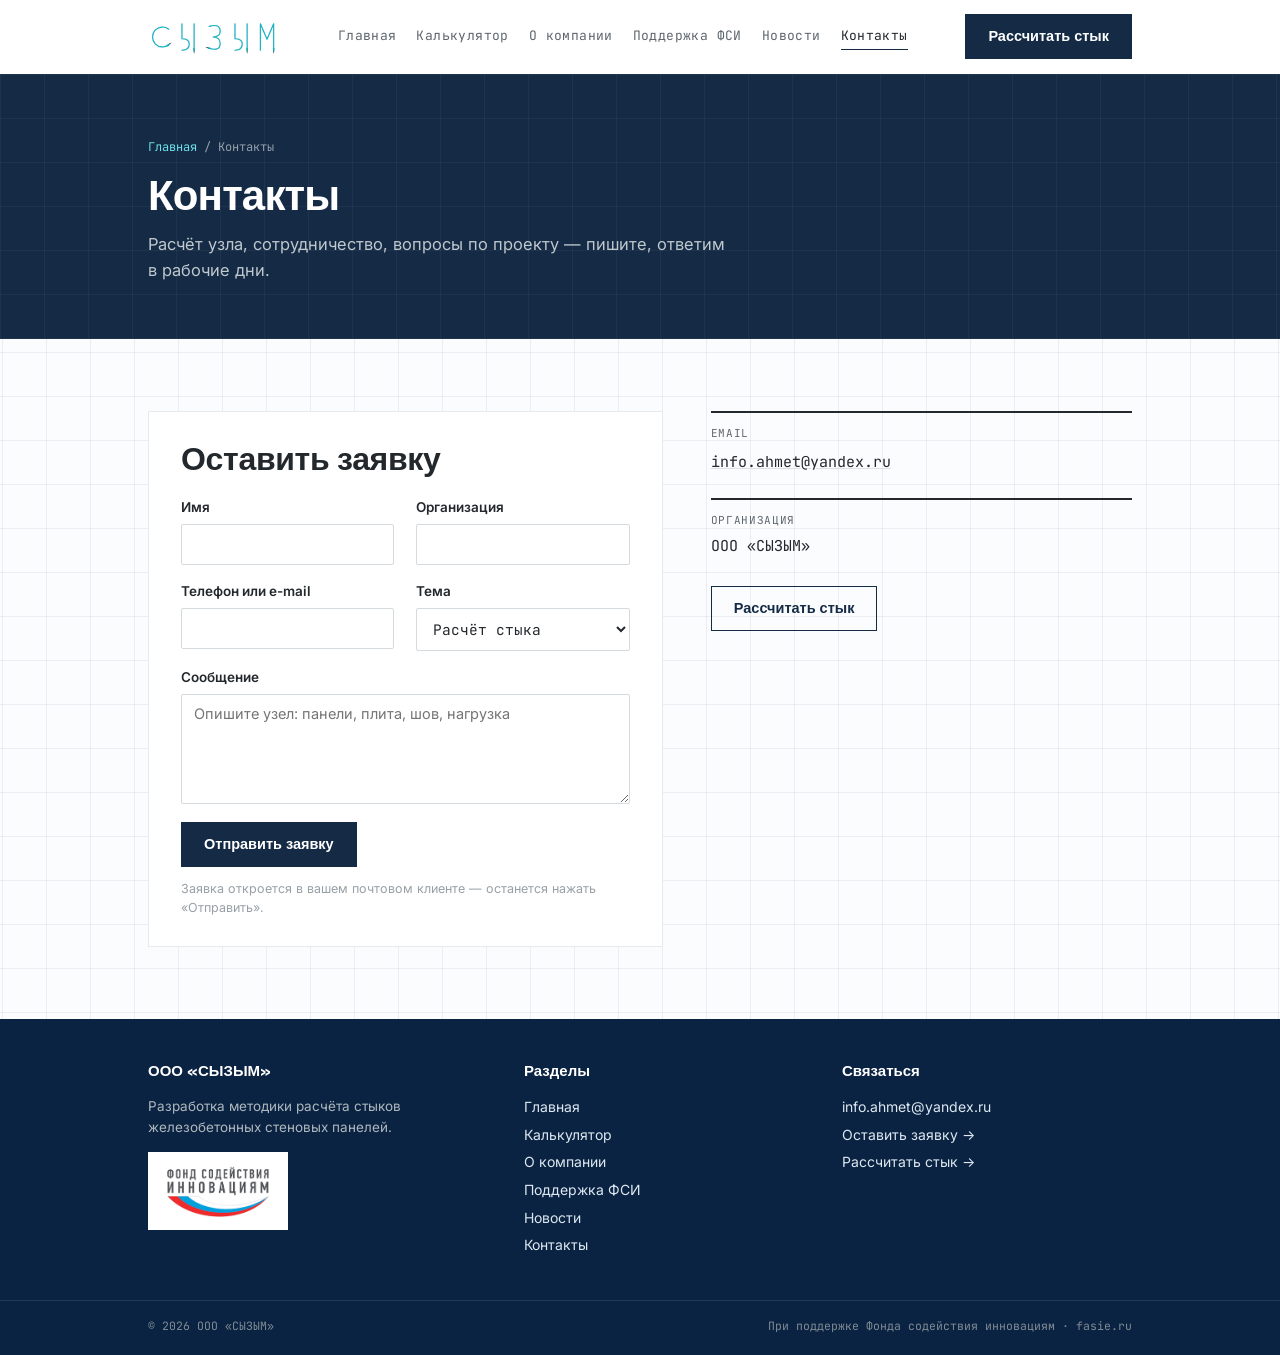
<file: contacts.html>
<!DOCTYPE html>
<html lang="ru">
<head>
<meta charset="UTF-8">
<meta name="viewport" content="width=device-width, initial-scale=1.0">
<title>Контакты — СЫЗЫМ</title>
<meta name="description" content="Связаться с ООО «СЫЗЫМ»: заявка на расчёт стыка, сотрудничество.">
<link rel="icon" href="favicon.ico?v=20261025a" sizes="48x48">
<link rel="icon" href="favicon.svg?v=20261025a" type="image/svg+xml">
<link rel="apple-touch-icon" href="apple-touch-icon.png?v=20261025a">
<link rel="preconnect" href="https://fonts.googleapis.com">
<link rel="preconnect" href="https://fonts.gstatic.com" crossorigin>
<link href="https://fonts.googleapis.com/css2?family=Space+Grotesk:wght@500;600;700&family=Inter:wght@400;500;600;700&family=JetBrains+Mono:wght@400;500;600&display=swap" rel="stylesheet">
<link rel="stylesheet" href="styles.css?v=20261025a">
<script>document.documentElement.classList.add('js');</script>
<script src="site.js?v=20261025a" defer></script>
</head>
<body>
<header class="topnav" id="topnav">
  <div class="wrap topnav-inner">
    <a class="brand" href="index.html" aria-label="СЫЗЫМ — на главную"><svg width="132" height="38" xmlns="http://www.w3.org/2000/svg" viewBox="-6 -6 592 172" role="img" aria-labelledby="logoTitle logoDesc">
  <title id="logoTitle">СЫЗЫМ</title>
  <desc id="logoDesc">Логотип компании «Сызым»: векторные контуры букв, которые обводит механический карандаш при наведении курсора.</desc>

  <style>
    .letter{ cursor:pointer; }
    .hit{ fill:transparent; }

    .glyph-ghost{
      fill:none; stroke:#D7DBDE; stroke-width:5;
      stroke-linecap:round; stroke-linejoin:round;
    }
    .glyph-ink{
      fill:none; stroke:#12B4C4; stroke-width:5;
      stroke-linecap:round; stroke-linejoin:round;
      stroke-dasharray:1000; stroke-dashoffset:1000;
      transition:stroke-dashoffset 1.1s cubic-bezier(.65,0,.35,1);
    }
    .letter:hover .glyph-ink,
    .letter:focus-visible .glyph-ink,
    .letter.is-active .glyph-ink{ stroke-dashoffset:0; }

    .pencil{
      opacity:0;
      offset-distance:0%;
      offset-rotate:auto;
      transition:offset-distance 1.1s cubic-bezier(.65,0,.35,1), opacity .25s ease;
    }
    .letter:hover .pencil,
    .letter:focus-visible .pencil,
    .letter.is-active .pencil{ opacity:1; offset-distance:100%; }

    .pencil-body{ fill:#12B4C4; }
    .pencil-grip{ fill:#0E93A0; }
    .pencil-tip{ fill:#142A45; }
    .pencil-point{ fill:#142A45; }

    .letter:focus{ outline:none; }
    .letter:focus-visible .hit{ outline:2px solid #142A45; outline-offset:2px; }

    @supports not (offset-path: path('M0 0')){
      .pencil{ display:none; }
    }
    @media (prefers-reduced-motion: reduce){
      .glyph-ink{ stroke-dashoffset:0; transition:none; }
      .pencil{ display:none; }
    }
  </style>

  <!-- С -->
  <g class="letter" tabindex="0" aria-label="Буква С" transform="translate(0,0)">
    <rect class="hit" x="0" y="0" width="100" height="160"/>
    <path class="glyph-ghost" d="M85 45 A45 45 0 1 0 85 115"/>
    <path class="glyph-ink"   d="M85 45 A45 45 0 1 0 85 115"/>
    <g class="pencil" style="offset-path:path('M85 45 A45 45 0 1 0 85 115')">
      <rect class="pencil-body"  x="-11" y="-3" width="16" height="6" rx="1.5"/>
      <rect class="pencil-grip"  x="-3"  y="-3" width="3"  height="6"/>
      <path class="pencil-tip"   d="M5 -3 L14 0 L5 3 Z"/>
      <circle class="pencil-point" cx="13.2" cy="0" r="1"/>
    </g>
  </g>

  <!-- Ы -->
  <g class="letter" tabindex="0" aria-label="Буква Ы" transform="translate(120,0)">
    <rect class="hit" x="0" y="0" width="100" height="160"/>
    <path class="glyph-ghost" d="M25 20 L25 88 Q58 88 58 112 Q58 140 25 140 M80 20 L80 140"/>
    <path class="glyph-ink"   d="M25 20 L25 88 Q58 88 58 112 Q58 140 25 140 M80 20 L80 140"/>
    <g class="pencil" style="offset-path:path('M25 20 L25 88 Q58 88 58 112 Q58 140 25 140 M80 20 L80 140')">
      <rect class="pencil-body"  x="-11" y="-3" width="16" height="6" rx="1.5"/>
      <rect class="pencil-grip"  x="-3"  y="-3" width="3"  height="6"/>
      <path class="pencil-tip"   d="M5 -3 L14 0 L5 3 Z"/>
      <circle class="pencil-point" cx="13.2" cy="0" r="1"/>
    </g>
  </g>

  <!-- З -->
  <g class="letter" tabindex="0" aria-label="Буква З" transform="translate(240,0)">
    <rect class="hit" x="0" y="0" width="100" height="160"/>
    <path class="glyph-ghost" d="M28 32 Q78 18 78 55 Q78 78 46 80 Q78 82 78 108 Q78 148 26 130"/>
    <path class="glyph-ink"   d="M28 32 Q78 18 78 55 Q78 78 46 80 Q78 82 78 108 Q78 148 26 130"/>
    <g class="pencil" style="offset-path:path('M28 32 Q78 18 78 55 Q78 78 46 80 Q78 82 78 108 Q78 148 26 130')">
      <rect class="pencil-body"  x="-11" y="-3" width="16" height="6" rx="1.5"/>
      <rect class="pencil-grip"  x="-3"  y="-3" width="3"  height="6"/>
      <path class="pencil-tip"   d="M5 -3 L14 0 L5 3 Z"/>
      <circle class="pencil-point" cx="13.2" cy="0" r="1"/>
    </g>
  </g>

  <!-- Ы -->
  <g class="letter" tabindex="0" aria-label="Буква Ы" transform="translate(360,0)">
    <rect class="hit" x="0" y="0" width="100" height="160"/>
    <path class="glyph-ghost" d="M25 20 L25 88 Q58 88 58 112 Q58 140 25 140 M80 20 L80 140"/>
    <path class="glyph-ink"   d="M25 20 L25 88 Q58 88 58 112 Q58 140 25 140 M80 20 L80 140"/>
    <g class="pencil" style="offset-path:path('M25 20 L25 88 Q58 88 58 112 Q58 140 25 140 M80 20 L80 140')">
      <rect class="pencil-body"  x="-11" y="-3" width="16" height="6" rx="1.5"/>
      <rect class="pencil-grip"  x="-3"  y="-3" width="3"  height="6"/>
      <path class="pencil-tip"   d="M5 -3 L14 0 L5 3 Z"/>
      <circle class="pencil-point" cx="13.2" cy="0" r="1"/>
    </g>
  </g>

  <!-- М -->
  <g class="letter" tabindex="0" aria-label="Буква М" transform="translate(480,0)">
    <rect class="hit" x="0" y="0" width="100" height="160"/>
    <path class="glyph-ghost" d="M20 140 L20 20 L50 90 L80 20 L80 140"/>
    <path class="glyph-ink"   d="M20 140 L20 20 L50 90 L80 20 L80 140"/>
    <g class="pencil" style="offset-path:path('M20 140 L20 20 L50 90 L80 20 L80 140')">
      <rect class="pencil-body"  x="-11" y="-3" width="16" height="6" rx="1.5"/>
      <rect class="pencil-grip"  x="-3"  y="-3" width="3"  height="6"/>
      <path class="pencil-tip"   d="M5 -3 L14 0 L5 3 Z"/>
      <circle class="pencil-point" cx="13.2" cy="0" r="1"/>
    </g>
  </g>

  
</svg>
</a>
    <button class="menu-toggle" type="button" aria-expanded="false" aria-controls="sitenav">Меню</button>
    <nav class="sitenav" id="sitenav" aria-label="Разделы сайта">
      <a href="index.html">Главная</a>
      <a href="calculator.html">Калькулятор</a>
      <a href="about.html">О компании</a>
      <a href="fsi.html">Поддержка ФСИ</a>
      <a href="news.html">Новости</a>
      <a href="contacts.html" class="active" aria-current="page">Контакты</a>
    </nav>
    <div class="nav-cta"><a class="btn btn-navy" href="calculator.html">Рассчитать стык</a></div>
  </div>
</header>
<main>
<section class="page-hero bleed"><div class="wrap">
  <div class="crumbs"><a href="index.html">Главная</a> / Контакты</div>
  <h1>Контакты</h1>
  <p>Расчёт узла, сотрудничество, вопросы по проекту — пишите, ответим в рабочие дни.</p>
</div></section>
<section class="block">
  <div class="wrap split">
    <div class="request-form reveal" id="request">
      <h2 style="margin-bottom:18px;">Оставить заявку</h2>
      <form id="requestForm" data-email="info.ahmet@yandex.ru">
        <div class="form-grid">
          <div class="field"><label for="r_name">Имя</label><input id="r_name" name="name" required></div>
          <div class="field"><label for="r_org">Организация</label><input id="r_org" name="org"></div>
          <div class="field"><label for="r_contact">Телефон или e-mail</label><input id="r_contact" name="contact" required></div>
          <div class="field"><label for="r_topic">Тема</label><select id="r_topic" name="topic"><option>Расчёт стыка</option><option>Сотрудничество</option><option>Вопрос по проекту</option></select></div>
        </div>
        <div class="field" style="margin-top:16px;"><label for="r_msg">Сообщение</label><textarea id="r_msg" name="message" placeholder="Опишите узел: панели, плита, шов, нагрузка"></textarea></div>
        <button class="btn btn-navy" type="submit" style="margin-top:18px;">Отправить заявку</button>
        <p class="form-hint">Заявка откроется в вашем почтовом клиенте — останется нажать «Отправить».</p>
      </form>
    </div>
    <div class="reveal">
      <div class="contact-grid" style="margin-top:0; grid-template-columns:1fr;">
        <div class="contact-item"><div class="label">Email</div><a href="mailto:info.ahmet@yandex.ru">info.ahmet@yandex.ru</a></div>
        <div class="contact-item"><div class="label">Организация</div><div class="value">ООО «СЫЗЫМ»</div></div>
      </div>
      <div class="btn-row" style="margin-top:28px;"><a class="btn btn-ghost" href="calculator.html">Рассчитать стык</a></div>
    </div>
  </div>
</section>
</main>

<footer class="site-footer">
  <div class="wrap">
    <div class="col">
      <b>ООО «СЫЗЫМ»</b>
      <span>Разработка методики расчёта стыков железобетонных стеновых панелей.</span>
      <a class="fsi-mini" href="fsi.html" aria-label="Поддержка Фонда содействия инновациям"><img src="fasie-logo.png" alt="Фонд содействия инновациям"></a>
    </div>
    <div class="col">
      <b>Разделы</b>
      <a href="index.html">Главная</a><a href="calculator.html">Калькулятор</a><a href="about.html">О компании</a><a href="fsi.html">Поддержка ФСИ</a><a href="news.html">Новости</a><a href="contacts.html">Контакты</a>
    </div>
    <div class="col">
      <b>Связаться</b>
      <a href="mailto:info.ahmet@yandex.ru">info.ahmet@yandex.ru</a>
      <a href="contacts.html#request">Оставить заявку →</a>
      <a href="calculator.html">Рассчитать стык →</a>
    </div>
  </div>
  <div class="footer-bottom"><div class="wrap"><span>© 2026 ООО «СЫЗЫМ»</span><span>При поддержке Фонда содействия инновациям · fasie.ru</span></div></div>
</footer>

</body>
</html>
</file>
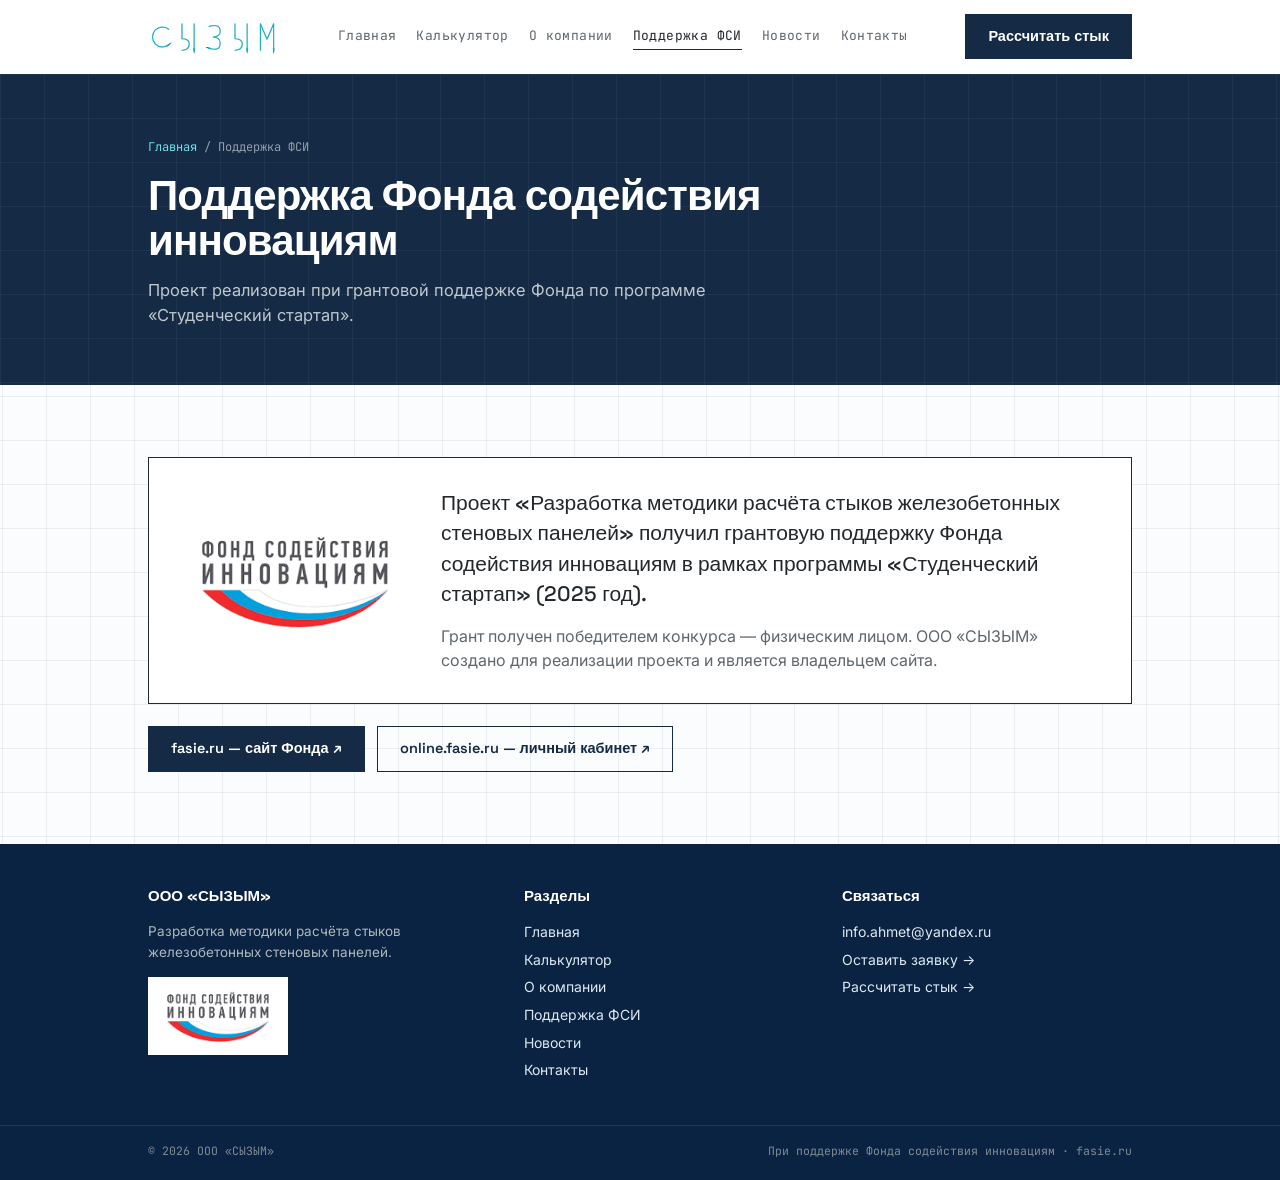
<file: fsi.html>
<!DOCTYPE html>
<html lang="ru">
<head>
<meta charset="UTF-8">
<meta name="viewport" content="width=device-width, initial-scale=1.0">
<title>Поддержка ФСИ — СЫЗЫМ</title>
<meta name="description" content="Проект реализован при поддержке Фонда содействия инновациям, программа «Студенческий стартап».">
<link rel="icon" href="favicon.ico?v=20261025a" sizes="48x48">
<link rel="icon" href="favicon.svg?v=20261025a" type="image/svg+xml">
<link rel="apple-touch-icon" href="apple-touch-icon.png?v=20261025a">
<link rel="preconnect" href="https://fonts.googleapis.com">
<link rel="preconnect" href="https://fonts.gstatic.com" crossorigin>
<link href="https://fonts.googleapis.com/css2?family=Space+Grotesk:wght@500;600;700&family=Inter:wght@400;500;600;700&family=JetBrains+Mono:wght@400;500;600&display=swap" rel="stylesheet">
<link rel="stylesheet" href="styles.css?v=20261025a">
<script>document.documentElement.classList.add('js');</script>
<script src="site.js?v=20261025a" defer></script>
</head>
<body>
<header class="topnav" id="topnav">
  <div class="wrap topnav-inner">
    <a class="brand" href="index.html" aria-label="СЫЗЫМ — на главную"><svg width="132" height="38" xmlns="http://www.w3.org/2000/svg" viewBox="-6 -6 592 172" role="img" aria-labelledby="logoTitle logoDesc">
  <title id="logoTitle">СЫЗЫМ</title>
  <desc id="logoDesc">Логотип компании «Сызым»: векторные контуры букв, которые обводит механический карандаш при наведении курсора.</desc>

  <style>
    .letter{ cursor:pointer; }
    .hit{ fill:transparent; }

    .glyph-ghost{
      fill:none; stroke:#D7DBDE; stroke-width:5;
      stroke-linecap:round; stroke-linejoin:round;
    }
    .glyph-ink{
      fill:none; stroke:#12B4C4; stroke-width:5;
      stroke-linecap:round; stroke-linejoin:round;
      stroke-dasharray:1000; stroke-dashoffset:1000;
      transition:stroke-dashoffset 1.1s cubic-bezier(.65,0,.35,1);
    }
    .letter:hover .glyph-ink,
    .letter:focus-visible .glyph-ink,
    .letter.is-active .glyph-ink{ stroke-dashoffset:0; }

    .pencil{
      opacity:0;
      offset-distance:0%;
      offset-rotate:auto;
      transition:offset-distance 1.1s cubic-bezier(.65,0,.35,1), opacity .25s ease;
    }
    .letter:hover .pencil,
    .letter:focus-visible .pencil,
    .letter.is-active .pencil{ opacity:1; offset-distance:100%; }

    .pencil-body{ fill:#12B4C4; }
    .pencil-grip{ fill:#0E93A0; }
    .pencil-tip{ fill:#142A45; }
    .pencil-point{ fill:#142A45; }

    .letter:focus{ outline:none; }
    .letter:focus-visible .hit{ outline:2px solid #142A45; outline-offset:2px; }

    @supports not (offset-path: path('M0 0')){
      .pencil{ display:none; }
    }
    @media (prefers-reduced-motion: reduce){
      .glyph-ink{ stroke-dashoffset:0; transition:none; }
      .pencil{ display:none; }
    }
  </style>

  <!-- С -->
  <g class="letter" tabindex="0" aria-label="Буква С" transform="translate(0,0)">
    <rect class="hit" x="0" y="0" width="100" height="160"/>
    <path class="glyph-ghost" d="M85 45 A45 45 0 1 0 85 115"/>
    <path class="glyph-ink"   d="M85 45 A45 45 0 1 0 85 115"/>
    <g class="pencil" style="offset-path:path('M85 45 A45 45 0 1 0 85 115')">
      <rect class="pencil-body"  x="-11" y="-3" width="16" height="6" rx="1.5"/>
      <rect class="pencil-grip"  x="-3"  y="-3" width="3"  height="6"/>
      <path class="pencil-tip"   d="M5 -3 L14 0 L5 3 Z"/>
      <circle class="pencil-point" cx="13.2" cy="0" r="1"/>
    </g>
  </g>

  <!-- Ы -->
  <g class="letter" tabindex="0" aria-label="Буква Ы" transform="translate(120,0)">
    <rect class="hit" x="0" y="0" width="100" height="160"/>
    <path class="glyph-ghost" d="M25 20 L25 88 Q58 88 58 112 Q58 140 25 140 M80 20 L80 140"/>
    <path class="glyph-ink"   d="M25 20 L25 88 Q58 88 58 112 Q58 140 25 140 M80 20 L80 140"/>
    <g class="pencil" style="offset-path:path('M25 20 L25 88 Q58 88 58 112 Q58 140 25 140 M80 20 L80 140')">
      <rect class="pencil-body"  x="-11" y="-3" width="16" height="6" rx="1.5"/>
      <rect class="pencil-grip"  x="-3"  y="-3" width="3"  height="6"/>
      <path class="pencil-tip"   d="M5 -3 L14 0 L5 3 Z"/>
      <circle class="pencil-point" cx="13.2" cy="0" r="1"/>
    </g>
  </g>

  <!-- З -->
  <g class="letter" tabindex="0" aria-label="Буква З" transform="translate(240,0)">
    <rect class="hit" x="0" y="0" width="100" height="160"/>
    <path class="glyph-ghost" d="M28 32 Q78 18 78 55 Q78 78 46 80 Q78 82 78 108 Q78 148 26 130"/>
    <path class="glyph-ink"   d="M28 32 Q78 18 78 55 Q78 78 46 80 Q78 82 78 108 Q78 148 26 130"/>
    <g class="pencil" style="offset-path:path('M28 32 Q78 18 78 55 Q78 78 46 80 Q78 82 78 108 Q78 148 26 130')">
      <rect class="pencil-body"  x="-11" y="-3" width="16" height="6" rx="1.5"/>
      <rect class="pencil-grip"  x="-3"  y="-3" width="3"  height="6"/>
      <path class="pencil-tip"   d="M5 -3 L14 0 L5 3 Z"/>
      <circle class="pencil-point" cx="13.2" cy="0" r="1"/>
    </g>
  </g>

  <!-- Ы -->
  <g class="letter" tabindex="0" aria-label="Буква Ы" transform="translate(360,0)">
    <rect class="hit" x="0" y="0" width="100" height="160"/>
    <path class="glyph-ghost" d="M25 20 L25 88 Q58 88 58 112 Q58 140 25 140 M80 20 L80 140"/>
    <path class="glyph-ink"   d="M25 20 L25 88 Q58 88 58 112 Q58 140 25 140 M80 20 L80 140"/>
    <g class="pencil" style="offset-path:path('M25 20 L25 88 Q58 88 58 112 Q58 140 25 140 M80 20 L80 140')">
      <rect class="pencil-body"  x="-11" y="-3" width="16" height="6" rx="1.5"/>
      <rect class="pencil-grip"  x="-3"  y="-3" width="3"  height="6"/>
      <path class="pencil-tip"   d="M5 -3 L14 0 L5 3 Z"/>
      <circle class="pencil-point" cx="13.2" cy="0" r="1"/>
    </g>
  </g>

  <!-- М -->
  <g class="letter" tabindex="0" aria-label="Буква М" transform="translate(480,0)">
    <rect class="hit" x="0" y="0" width="100" height="160"/>
    <path class="glyph-ghost" d="M20 140 L20 20 L50 90 L80 20 L80 140"/>
    <path class="glyph-ink"   d="M20 140 L20 20 L50 90 L80 20 L80 140"/>
    <g class="pencil" style="offset-path:path('M20 140 L20 20 L50 90 L80 20 L80 140')">
      <rect class="pencil-body"  x="-11" y="-3" width="16" height="6" rx="1.5"/>
      <rect class="pencil-grip"  x="-3"  y="-3" width="3"  height="6"/>
      <path class="pencil-tip"   d="M5 -3 L14 0 L5 3 Z"/>
      <circle class="pencil-point" cx="13.2" cy="0" r="1"/>
    </g>
  </g>

  
</svg>
</a>
    <button class="menu-toggle" type="button" aria-expanded="false" aria-controls="sitenav">Меню</button>
    <nav class="sitenav" id="sitenav" aria-label="Разделы сайта">
      <a href="index.html">Главная</a>
      <a href="calculator.html">Калькулятор</a>
      <a href="about.html">О компании</a>
      <a href="fsi.html" class="active" aria-current="page">Поддержка ФСИ</a>
      <a href="news.html">Новости</a>
      <a href="contacts.html">Контакты</a>
    </nav>
    <div class="nav-cta"><a class="btn btn-navy" href="calculator.html">Рассчитать стык</a></div>
  </div>
</header>
<main>
<section class="page-hero bleed"><div class="wrap">
  <div class="crumbs"><a href="index.html">Главная</a> / Поддержка ФСИ</div>
  <h1>Поддержка Фонда содействия инновациям</h1>
  <p>Проект реализован при грантовой поддержке Фонда по программе «Студенческий стартап».</p>
</div></section>
<section class="block">
  <div class="wrap">
    <div class="fsi-panel reveal">
      <img src="fasie-logo.png" alt="Фонд содействия инновациям" style="width:220px;">
      <div>
        <p class="fsi-quote">Проект «Разработка методики расчёта стыков железобетонных стеновых панелей» получил грантовую поддержку Фонда содействия инновациям в рамках программы «Студенческий стартап» (2025 год).</p>
        <p style="margin-top:14px;">Грант получен победителем конкурса — физическим лицом. ООО «СЫЗЫМ» создано для реализации проекта и является владельцем сайта.</p>
      </div>
    </div>
    <div class="fsi-links">
      <a class="btn btn-navy" href="https://www.fasie.ru/" target="_blank" rel="noopener">fasie.ru — сайт Фонда ↗</a>
      <a class="btn btn-ghost" href="https://online.fasie.ru/m/" target="_blank" rel="noopener">online.fasie.ru — личный кабинет ↗</a>
    </div>
  </div>
</section>
</main>

<footer class="site-footer">
  <div class="wrap">
    <div class="col">
      <b>ООО «СЫЗЫМ»</b>
      <span>Разработка методики расчёта стыков железобетонных стеновых панелей.</span>
      <a class="fsi-mini" href="fsi.html" aria-label="Поддержка Фонда содействия инновациям"><img src="fasie-logo.png" alt="Фонд содействия инновациям"></a>
    </div>
    <div class="col">
      <b>Разделы</b>
      <a href="index.html">Главная</a><a href="calculator.html">Калькулятор</a><a href="about.html">О компании</a><a href="fsi.html">Поддержка ФСИ</a><a href="news.html">Новости</a><a href="contacts.html">Контакты</a>
    </div>
    <div class="col">
      <b>Связаться</b>
      <a href="mailto:info.ahmet@yandex.ru">info.ahmet@yandex.ru</a>
      <a href="contacts.html#request">Оставить заявку →</a>
      <a href="calculator.html">Рассчитать стык →</a>
    </div>
  </div>
  <div class="footer-bottom"><div class="wrap"><span>© 2026 ООО «СЫЗЫМ»</span><span>При поддержке Фонда содействия инновациям · fasie.ru</span></div></div>
</footer>

</body>
</html>
</file>
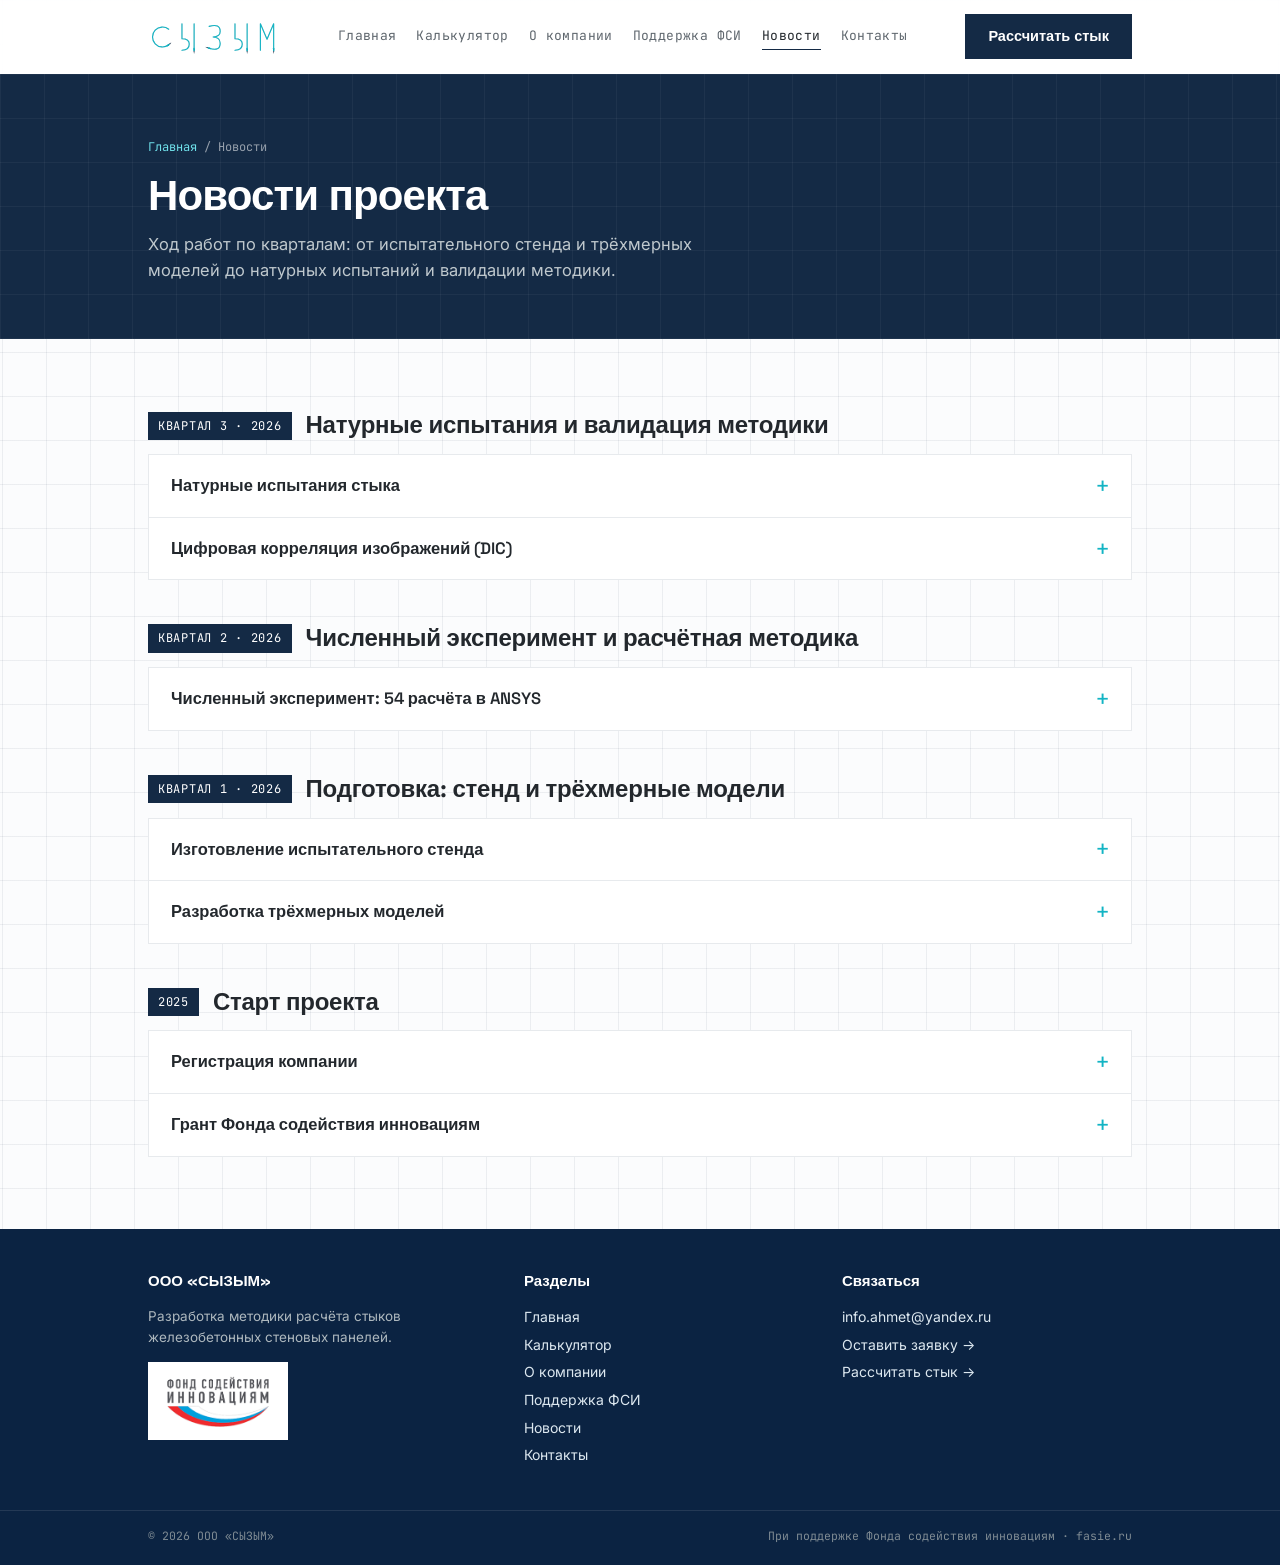
<file: news.html>
<!DOCTYPE html>
<html lang="ru">
<head>
<meta charset="UTF-8">
<meta name="viewport" content="width=device-width, initial-scale=1.0">
<title>Новости — СЫЗЫМ</title>
<meta name="description" content="Новости проекта по разработке методики расчёта стыков железобетонных стеновых панелей.">
<link rel="icon" href="favicon.ico?v=20261025a" sizes="48x48">
<link rel="icon" href="favicon.svg?v=20261025a" type="image/svg+xml">
<link rel="apple-touch-icon" href="apple-touch-icon.png?v=20261025a">
<link rel="preconnect" href="https://fonts.googleapis.com">
<link rel="preconnect" href="https://fonts.gstatic.com" crossorigin>
<link href="https://fonts.googleapis.com/css2?family=Space+Grotesk:wght@500;600;700&family=Inter:wght@400;500;600;700&family=JetBrains+Mono:wght@400;500;600&display=swap" rel="stylesheet">
<link rel="stylesheet" href="styles.css?v=20261025a">
<script>document.documentElement.classList.add('js');</script>
<script src="site.js?v=20261025a" defer></script>
</head>
<body>
<header class="topnav" id="topnav">
  <div class="wrap topnav-inner">
    <a class="brand" href="index.html" aria-label="СЫЗЫМ — на главную"><svg width="132" height="38" xmlns="http://www.w3.org/2000/svg" viewBox="-6 -6 592 172" role="img" aria-labelledby="logoTitle logoDesc">
  <title id="logoTitle">СЫЗЫМ</title>
  <desc id="logoDesc">Логотип компании «Сызым»: векторные контуры букв, которые обводит механический карандаш при наведении курсора.</desc>

  <style>
    .letter{ cursor:pointer; }
    .hit{ fill:transparent; }

    .glyph-ghost{
      fill:none; stroke:#D7DBDE; stroke-width:5;
      stroke-linecap:round; stroke-linejoin:round;
    }
    .glyph-ink{
      fill:none; stroke:#12B4C4; stroke-width:5;
      stroke-linecap:round; stroke-linejoin:round;
      stroke-dasharray:1000; stroke-dashoffset:1000;
      transition:stroke-dashoffset 1.1s cubic-bezier(.65,0,.35,1);
    }
    .letter:hover .glyph-ink,
    .letter:focus-visible .glyph-ink,
    .letter.is-active .glyph-ink{ stroke-dashoffset:0; }

    .pencil{
      opacity:0;
      offset-distance:0%;
      offset-rotate:auto;
      transition:offset-distance 1.1s cubic-bezier(.65,0,.35,1), opacity .25s ease;
    }
    .letter:hover .pencil,
    .letter:focus-visible .pencil,
    .letter.is-active .pencil{ opacity:1; offset-distance:100%; }

    .pencil-body{ fill:#12B4C4; }
    .pencil-grip{ fill:#0E93A0; }
    .pencil-tip{ fill:#142A45; }
    .pencil-point{ fill:#142A45; }

    .letter:focus{ outline:none; }
    .letter:focus-visible .hit{ outline:2px solid #142A45; outline-offset:2px; }

    @supports not (offset-path: path('M0 0')){
      .pencil{ display:none; }
    }
    @media (prefers-reduced-motion: reduce){
      .glyph-ink{ stroke-dashoffset:0; transition:none; }
      .pencil{ display:none; }
    }
  </style>

  <!-- С -->
  <g class="letter" tabindex="0" aria-label="Буква С" transform="translate(0,0)">
    <rect class="hit" x="0" y="0" width="100" height="160"/>
    <path class="glyph-ghost" d="M85 45 A45 45 0 1 0 85 115"/>
    <path class="glyph-ink"   d="M85 45 A45 45 0 1 0 85 115"/>
    <g class="pencil" style="offset-path:path('M85 45 A45 45 0 1 0 85 115')">
      <rect class="pencil-body"  x="-11" y="-3" width="16" height="6" rx="1.5"/>
      <rect class="pencil-grip"  x="-3"  y="-3" width="3"  height="6"/>
      <path class="pencil-tip"   d="M5 -3 L14 0 L5 3 Z"/>
      <circle class="pencil-point" cx="13.2" cy="0" r="1"/>
    </g>
  </g>

  <!-- Ы -->
  <g class="letter" tabindex="0" aria-label="Буква Ы" transform="translate(120,0)">
    <rect class="hit" x="0" y="0" width="100" height="160"/>
    <path class="glyph-ghost" d="M25 20 L25 88 Q58 88 58 112 Q58 140 25 140 M80 20 L80 140"/>
    <path class="glyph-ink"   d="M25 20 L25 88 Q58 88 58 112 Q58 140 25 140 M80 20 L80 140"/>
    <g class="pencil" style="offset-path:path('M25 20 L25 88 Q58 88 58 112 Q58 140 25 140 M80 20 L80 140')">
      <rect class="pencil-body"  x="-11" y="-3" width="16" height="6" rx="1.5"/>
      <rect class="pencil-grip"  x="-3"  y="-3" width="3"  height="6"/>
      <path class="pencil-tip"   d="M5 -3 L14 0 L5 3 Z"/>
      <circle class="pencil-point" cx="13.2" cy="0" r="1"/>
    </g>
  </g>

  <!-- З -->
  <g class="letter" tabindex="0" aria-label="Буква З" transform="translate(240,0)">
    <rect class="hit" x="0" y="0" width="100" height="160"/>
    <path class="glyph-ghost" d="M28 32 Q78 18 78 55 Q78 78 46 80 Q78 82 78 108 Q78 148 26 130"/>
    <path class="glyph-ink"   d="M28 32 Q78 18 78 55 Q78 78 46 80 Q78 82 78 108 Q78 148 26 130"/>
    <g class="pencil" style="offset-path:path('M28 32 Q78 18 78 55 Q78 78 46 80 Q78 82 78 108 Q78 148 26 130')">
      <rect class="pencil-body"  x="-11" y="-3" width="16" height="6" rx="1.5"/>
      <rect class="pencil-grip"  x="-3"  y="-3" width="3"  height="6"/>
      <path class="pencil-tip"   d="M5 -3 L14 0 L5 3 Z"/>
      <circle class="pencil-point" cx="13.2" cy="0" r="1"/>
    </g>
  </g>

  <!-- Ы -->
  <g class="letter" tabindex="0" aria-label="Буква Ы" transform="translate(360,0)">
    <rect class="hit" x="0" y="0" width="100" height="160"/>
    <path class="glyph-ghost" d="M25 20 L25 88 Q58 88 58 112 Q58 140 25 140 M80 20 L80 140"/>
    <path class="glyph-ink"   d="M25 20 L25 88 Q58 88 58 112 Q58 140 25 140 M80 20 L80 140"/>
    <g class="pencil" style="offset-path:path('M25 20 L25 88 Q58 88 58 112 Q58 140 25 140 M80 20 L80 140')">
      <rect class="pencil-body"  x="-11" y="-3" width="16" height="6" rx="1.5"/>
      <rect class="pencil-grip"  x="-3"  y="-3" width="3"  height="6"/>
      <path class="pencil-tip"   d="M5 -3 L14 0 L5 3 Z"/>
      <circle class="pencil-point" cx="13.2" cy="0" r="1"/>
    </g>
  </g>

  <!-- М -->
  <g class="letter" tabindex="0" aria-label="Буква М" transform="translate(480,0)">
    <rect class="hit" x="0" y="0" width="100" height="160"/>
    <path class="glyph-ghost" d="M20 140 L20 20 L50 90 L80 20 L80 140"/>
    <path class="glyph-ink"   d="M20 140 L20 20 L50 90 L80 20 L80 140"/>
    <g class="pencil" style="offset-path:path('M20 140 L20 20 L50 90 L80 20 L80 140')">
      <rect class="pencil-body"  x="-11" y="-3" width="16" height="6" rx="1.5"/>
      <rect class="pencil-grip"  x="-3"  y="-3" width="3"  height="6"/>
      <path class="pencil-tip"   d="M5 -3 L14 0 L5 3 Z"/>
      <circle class="pencil-point" cx="13.2" cy="0" r="1"/>
    </g>
  </g>

  
</svg>
</a>
    <button class="menu-toggle" type="button" aria-expanded="false" aria-controls="sitenav">Меню</button>
    <nav class="sitenav" id="sitenav" aria-label="Разделы сайта">
      <a href="index.html">Главная</a>
      <a href="calculator.html">Калькулятор</a>
      <a href="about.html">О компании</a>
      <a href="fsi.html">Поддержка ФСИ</a>
      <a href="news.html" class="active" aria-current="page">Новости</a>
      <a href="contacts.html">Контакты</a>
    </nav>
    <div class="nav-cta"><a class="btn btn-navy" href="calculator.html">Рассчитать стык</a></div>
  </div>
</header>
<main>
<section class="page-hero bleed"><div class="wrap">
  <div class="crumbs"><a href="index.html">Главная</a> / Новости</div>
  <h1>Новости проекта</h1>
  <p>Ход работ по кварталам: от испытательного стенда и трёхмерных моделей до натурных испытаний и валидации методики.</p>
</div></section>
<section class="block">
  <div class="wrap">
    <div class="quarter reveal">
  <div class="quarter-head"><span class="q-badge">Квартал 3 · 2026</span><h2>Натурные испытания и валидация методики</h2></div>
  <details class="dd" id="full-scale-tests">
  <summary><span class="ttl">Натурные испытания стыка</span></summary>
  <div class="dd-body"><p>Для валидации расчётной методики заформованы и испытаны два железобетонных образца стыка — плиты перекрытия и стеновые панели. Образцы нагружались на силовом стенде до разрушения; деформации бетона и арматуры записывались многоканальной тензометрической системой.</p><p>Результаты испытаний согласуются с расчётом по методике — <b>проверка прошла успешно</b>. Программа натурных испытаний продолжается.</p><div class="news-gallery n3"><figure><a href="img/news/test-1.jpg" target="_blank" rel="noopener"><img src="img/news/test-1.jpg" alt="Образец стыка на испытательном стенде" loading="lazy"></a><figcaption>Образец стыка на испытательном стенде</figcaption></figure><figure><a href="img/news/test-2.jpg" target="_blank" rel="noopener"><img src="img/news/test-2.jpg" alt="Стенд и измерительная аппаратура" loading="lazy"></a><figcaption>Стенд и измерительная аппаратура</figcaption></figure><figure><a href="img/news/test-3.jpg" target="_blank" rel="noopener"><img src="img/news/test-3.jpg" alt="Тензодатчики подключены к системе записи" loading="lazy"></a><figcaption>Тензодатчики подключены к системе записи</figcaption></figure></div></div>
</details><details class="dd" id="dic">
  <summary><span class="ttl">Цифровая корреляция изображений (DIC)</span></summary>
  <div class="dd-body"><p>Во время испытаний применена новая методика измерений — цифровая корреляция изображений (DIC). Камера фиксирует поле деформаций по всей поверхности образца, а не только в точках установки датчиков. Это дополнило данные тензометрии и позволило увидеть, как развиваются деформации в зоне стыка.</p><div class="news-gallery n1"><figure><a href="img/news/dic-field.jpg" target="_blank" rel="noopener"><img src="img/news/dic-field.jpg" alt="Поле перемещений бетонного образца по данным DIC" loading="lazy"></a><figcaption>Поле перемещений бетонного образца по данным DIC</figcaption></figure></div></div>
</details>
</div>
    <div class="quarter reveal">
  <div class="quarter-head"><span class="q-badge">Квартал 2 · 2026</span><h2>Численный эксперимент и расчётная методика</h2></div>
  <details class="dd" id="experiment-series">
  <summary><span class="ttl">Численный эксперимент: 54 расчёта в ANSYS</span></summary>
  <div class="dd-body"><p>Проведена серия из 54 расчётов трёхмерных моделей стыка в ANSYS Mechanical с варьированием шести параметров: толщины шва, марки раствора, армирования панелей, эксцентриситета нагрузки, класса бетона и наличия включений. Для каждой модели определены перемещения элементов, напряжённо-деформированное состояние бетона и усилия в арматуре панелей и плиты.</p><p>Результатом серии стали зависимости прочностных характеристик стыка от этих параметров по трём предельным состояниям: образованию трещин, текучести арматуры и разрушению. Эти зависимости легли в основу расчётной методики и <a href="calculator.html">онлайн-калькулятора</a>.</p><div class="news-gallery n2"><figure><a href="img/news/ansys-deformation.jpg" target="_blank" rel="noopener"><img src="img/news/ansys-deformation.jpg" alt="Перемещения элементов стыка" loading="lazy"></a><figcaption>Перемещения элементов стыка</figcaption></figure><figure><a href="img/news/ansys-rebar.jpg" target="_blank" rel="noopener"><img src="img/news/ansys-rebar.jpg" alt="Напряжения в арматуре" loading="lazy"></a><figcaption>Напряжения в арматуре</figcaption></figure></div></div>
</details>
</div>
    <div class="quarter reveal">
  <div class="quarter-head"><span class="q-badge">Квартал 1 · 2026</span><h2>Подготовка: стенд и трёхмерные модели</h2></div>
  <details class="dd" id="test-stand">
  <summary><span class="ttl">Изготовление испытательного стенда</span></summary>
  <div class="dd-body"><p>Изготовлен силовой стенд для испытаний стыка: горизонтальная рама с гидравлическими домкратами. В горизонтальном положении плиту перекрытия удобно нагружать отдельно от стеновых панелей.</p><div class="news-gallery n1"><figure><a href="img/news/stand-welding.jpg" target="_blank" rel="noopener"><img src="img/news/stand-welding.jpg" alt="Сварка силовой рамы стенда" loading="lazy"></a><figcaption>Сварка силовой рамы стенда</figcaption></figure></div></div>
</details><details class="dd" id="models-3d">
  <summary><span class="ttl">Разработка трёхмерных моделей</span></summary>
  <div class="dd-body"><p>Разработаны трёхмерные модели стыка: стеновые панели, плита перекрытия, растворные швы, армирование и анкерный узел. Модели стали основой для расчётов в ANSYS.</p><div class="news-gallery n1"><figure><a href="img/news/model-node.jpg" target="_blank" rel="noopener"><img src="img/news/model-node.jpg" alt="Трёхмерная модель анкерного узла" loading="lazy"></a><figcaption>Трёхмерная модель анкерного узла</figcaption></figure></div></div>
</details>
</div>
    <div class="quarter reveal">
  <div class="quarter-head"><span class="q-badge">2025</span><h2>Старт проекта</h2></div>
  <details class="dd" id="company-registration">
  <summary><span class="ttl">Регистрация компании</span></summary>
  <div class="dd-body"><p>19 ноября 2025 года зарегистрировано ООО «СЫЗЫМ» — компания для реализации проекта и вывода методики расчёта стыков на рынок.</p></div>
</details>
  <details class="dd" id="fsi-grant">
  <summary><span class="ttl">Грант Фонда содействия инновациям</span></summary>
  <div class="dd-body"><p>Проект «Разработка методики расчёта стыков железобетонных стеновых панелей» получил грантовую поддержку Фонда содействия инновациям по программе «Студенческий стартап». <a href="fsi.html">Подробнее о поддержке</a>.</p></div>
</details>
</div>
  </div>
</section>
</main>

<footer class="site-footer">
  <div class="wrap">
    <div class="col">
      <b>ООО «СЫЗЫМ»</b>
      <span>Разработка методики расчёта стыков железобетонных стеновых панелей.</span>
      <a class="fsi-mini" href="fsi.html" aria-label="Поддержка Фонда содействия инновациям"><img src="fasie-logo.png" alt="Фонд содействия инновациям"></a>
    </div>
    <div class="col">
      <b>Разделы</b>
      <a href="index.html">Главная</a><a href="calculator.html">Калькулятор</a><a href="about.html">О компании</a><a href="fsi.html">Поддержка ФСИ</a><a href="news.html">Новости</a><a href="contacts.html">Контакты</a>
    </div>
    <div class="col">
      <b>Связаться</b>
      <a href="mailto:info.ahmet@yandex.ru">info.ahmet@yandex.ru</a>
      <a href="contacts.html#request">Оставить заявку →</a>
      <a href="calculator.html">Рассчитать стык →</a>
    </div>
  </div>
  <div class="footer-bottom"><div class="wrap"><span>© 2026 ООО «СЫЗЫМ»</span><span>При поддержке Фонда содействия инновациям · fasie.ru</span></div></div>
</footer>

</body>
</html>
</file>
<file: styles.css>
:root{
  --paper:#FFFFFF; --surface:#FFFFFF;
  --ink:#23282D; --ink-soft:#5F676E; --ink-faint:#97A0A6;
  --concrete:#DDE1E4; --navy:#142A45; --navy-light:#2C4A6E; --navy-deep:#0B2342;
  --accent:#12B4C4; --accent-soft:#6FE0EA; --line:#E7EAED;
  --warn:#B4541C; --ok:#1A8A5F;
  --font-display:'Space Grotesk',sans-serif;
  --font-body:'Inter',sans-serif;
  --font-mono:'JetBrains Mono',monospace;
  --blueprint-line:rgba(20,42,69,.065);
  --blueprint-strong:rgba(20,42,69,.13);
}
*{box-sizing:border-box; margin:0; padding:0;}
html{scroll-behavior:smooth;}
@media (prefers-reduced-motion: reduce){ html{scroll-behavior:auto;} *{animation:none !important; transition:none !important;} }
body{
  background-color:#FBFCFD;
  background-image:linear-gradient(var(--blueprint-line) 1px, transparent 1px),linear-gradient(90deg, var(--blueprint-line) 1px, transparent 1px);
  background-size:44px 44px; background-position:center top;
  color:var(--ink); font-family:var(--font-body); line-height:1.55; font-size:16px;
}
a{color:var(--navy); text-decoration-color:var(--concrete);}
a:focus-visible, button:focus-visible, summary:focus-visible{outline:2px solid var(--accent); outline-offset:3px;}
img{max-width:100%;}
.wrap{max-width:1040px; margin:0 auto; padding:0 28px;}
@media (max-width:640px){ .wrap{padding:0 16px;} body{background-size:32px 32px;} }

html.js .reveal{ opacity:0; transform:translateY(16px); transition:opacity .6s ease, transform .6s ease; }
html.js .reveal.is-visible{ opacity:1; transform:none; }

/* ---------- Top nav ---------- */
.topnav{ position:sticky; top:0; z-index:50; background:rgba(255,255,255,.92); backdrop-filter:blur(10px); -webkit-backdrop-filter:blur(10px); border-bottom:1px solid transparent; transition:border-color .25s, box-shadow .25s; }
.topnav.scrolled{ border-bottom-color:var(--line); box-shadow:0 12px 28px -20px rgba(20,42,69,.35); }
.topnav-inner{ display:flex; align-items:center; justify-content:space-between; gap:24px; padding-top:14px; padding-bottom:14px; }
.brand{ display:inline-flex; flex:none; text-decoration:none; }
.brand svg{ width:132px; height:auto; display:block; }
.brand:hover .glyph-ink, .brand.is-drawing .glyph-ink{ stroke-dashoffset:0; }
.brand:hover .pencil, .brand.is-drawing .pencil{ opacity:1; offset-distance:100%; }
nav.sitenav{ display:flex; flex-wrap:wrap; align-items:center; gap:4px 20px; }
nav.sitenav a{ font-family:var(--font-mono); font-size:13px; letter-spacing:.03em; color:var(--ink-soft); text-decoration:none; padding:3px 0; border-bottom:1px solid transparent; white-space:nowrap; }
nav.sitenav a:hover{ color:var(--ink); border-bottom-color:var(--accent); }
nav.sitenav a.active{ color:var(--ink); border-bottom-color:var(--navy); }
.nav-cta{ flex:none; }
.menu-toggle{ display:none; background:none; border:1px solid var(--line); padding:8px 10px; cursor:pointer; font-family:var(--font-mono); font-size:12px; color:var(--ink); }
@media (max-width:980px){
  .topnav-inner{ flex-wrap:wrap; gap:10px 16px; }
  .menu-toggle{ display:inline-block; margin-left:auto; }
  nav.sitenav{ display:none; order:3; width:100%; flex-direction:column; align-items:flex-start; gap:2px; padding:8px 0 4px; }
  .topnav.open nav.sitenav{ display:flex; }
  nav.sitenav a{ font-size:14px; padding:8px 0; }
  .nav-cta .btn{ padding:9px 14px; font-size:13px; }
}

/* ---------- Buttons ---------- */
.btn{ display:inline-flex; align-items:center; justify-content:center; gap:8px; font-family:var(--font-display); font-weight:600; font-size:14.5px; padding:13px 22px; text-decoration:none; border:1.5px solid transparent; cursor:pointer; transition:background .2s, color .2s, border-color .2s, transform .2s; line-height:1.2; }
.btn:hover{ transform:translateY(-1px); }
.btn-accent{ background:var(--accent); color:var(--navy); }
.btn-accent:hover{ background:#fff; color:var(--navy); }
.btn-navy{ background:var(--navy); color:#fff; }
.btn-navy:hover{ background:var(--accent); color:var(--navy); }
.btn-ghost-light{ background:transparent; color:#fff; border-color:rgba(255,255,255,.38); }
.btn-ghost-light:hover{ border-color:var(--accent-soft); color:var(--accent-soft); }
.btn-ghost{ background:transparent; color:var(--navy); border-color:var(--navy); }
.btn-ghost:hover{ background:var(--navy); color:#fff; }
.btn-row{ display:flex; flex-wrap:wrap; gap:12px; }
.link-arrow{ font-family:var(--font-display); font-weight:600; font-size:15px; color:var(--navy); text-decoration:none; border-bottom:1.5px solid var(--accent); padding-bottom:2px; }
.link-arrow:hover{ color:var(--accent); }

/* ---------- Bleed / hero ---------- */
.bleed{ width:100vw; margin-left:calc(50% - 50vw); margin-right:calc(50% - 50vw); }
.cover{ position:relative; background:var(--navy); overflow:hidden; }
.cover::before{ content:""; position:absolute; inset:0; background-image:linear-gradient(rgba(255,255,255,.05) 1px, transparent 1px),linear-gradient(90deg, rgba(255,255,255,.05) 1px, transparent 1px); background-size:44px 44px; -webkit-mask-image:radial-gradient(ellipse 80% 70% at 60% 40%, black 40%, transparent 100%); mask-image:radial-gradient(ellipse 80% 70% at 60% 40%, black 40%, transparent 100%); }
.cover::after{ content:""; position:absolute; top:-22%; right:-8%; width:600px; height:600px; border-radius:50%; background:radial-gradient(circle, rgba(18,180,196,.2) 0%, transparent 70%); pointer-events:none; }
.cover-inner{ position:relative; z-index:2; padding:96px 28px 88px; }
.cover-blueprint{ position:absolute; z-index:0; right:-12vw; top:50%; width:min(58vw,860px); transform:translateY(-48%); opacity:.4; pointer-events:none; }
.cover-blueprint .bp{ fill:none; stroke:rgba(255,255,255,.6); stroke-width:1.3; vector-effect:non-scaling-stroke; }
.cover-blueprint .bp-dim{ fill:none; stroke:rgba(111,224,234,.8); stroke-width:1; vector-effect:non-scaling-stroke; }
.cover-blueprint .bp-guide{ fill:none; stroke:rgba(255,255,255,.2); stroke-dasharray:7 7; vector-effect:non-scaling-stroke; }
.cover-blueprint text{ font-family:var(--font-mono); fill:rgba(255,255,255,.5); font-size:12px; letter-spacing:.08em; }
html.js .cover-blueprint{ animation:bp-in 1.6s ease .2s both; }
@keyframes bp-in{ from{ opacity:0; transform:translateY(-46%); } to{ opacity:.4; transform:translateY(-48%); } }
@media (max-width:900px){ html.js .cover-blueprint{ animation:none; } }
.eyebrow{ font-family:var(--font-mono); font-size:12px; letter-spacing:.12em; text-transform:uppercase; color:var(--navy); display:flex; align-items:center; gap:8px; margin-bottom:18px; }
.cover .eyebrow{ color:var(--accent-soft); }
h1{ font-family:var(--font-display); font-weight:700; font-size:clamp(30px,4.6vw,50px); line-height:1.08; letter-spacing:-.02em; }
.cover h1{ color:#fff; max-width:17ch; text-shadow:0 12px 36px rgba(5,18,35,.34); }
.cover-sub{ margin-top:20px; max-width:54ch; font-size:17.5px; color:#BFC8CD; line-height:1.6; }
.cover .btn-row{ margin-top:34px; }
.cover-facts{ margin-top:44px; display:flex; flex-wrap:wrap; gap:10px 28px; font-family:var(--font-mono); font-size:11px; letter-spacing:.08em; text-transform:uppercase; color:rgba(255,255,255,.55); }
.cover-facts span::before{ content:"+ "; color:var(--accent); }
@media (max-width:900px){ .cover-blueprint{ right:-40%; width:1000px; opacity:.22; } }
@media (max-width:640px){ .cover-inner{ padding:64px 16px 60px; } .cover-blueprint{ display:none; } .cover .btn-row .btn{ flex:1 1 100%; } }

/* page hero (inner pages) */
.page-hero{ background:var(--navy); position:relative; overflow:hidden; }
.page-hero::before{ content:""; position:absolute; inset:0; background-image:linear-gradient(rgba(255,255,255,.045) 1px, transparent 1px),linear-gradient(90deg, rgba(255,255,255,.045) 1px, transparent 1px); background-size:44px 44px; }
.page-hero .wrap{ position:relative; padding-top:64px; padding-bottom:56px; }
.page-hero h1{ color:#fff; font-size:clamp(28px,4vw,42px); max-width:28ch; }
.page-hero p{ margin-top:14px; color:#BFC8CD; max-width:58ch; font-size:16.5px; }
.crumbs{ font-family:var(--font-mono); font-size:12px; color:rgba(255,255,255,.55); margin-bottom:16px; }
.crumbs a{ color:var(--accent-soft); text-decoration:none; }

/* ---------- Sections ---------- */
section.block{ padding:72px 0; position:relative; }
section.block.white{ background:rgba(255,255,255,.94); border-top:1px solid var(--line); border-bottom:1px solid var(--line); }
.section-head{ display:flex; align-items:center; gap:12px; margin-bottom:26px; flex-wrap:wrap; }
.section-num{ font-family:var(--font-mono); font-size:13px; color:var(--accent); }
.section-num::before{ content:"— "; color:var(--ink-faint); }
h2{ font-family:var(--font-display); font-weight:600; font-size:clamp(23px,3vw,32px); letter-spacing:-.01em; line-height:1.2; }
h3{ font-family:var(--font-display); font-weight:600; font-size:17px; letter-spacing:-.01em; line-height:1.3; }
p{ color:var(--ink-soft); }
p + p{ margin-top:12px; }
.lead{ font-size:17px; color:var(--ink-soft); max-width:62ch; }
.head-row{ display:flex; justify-content:space-between; align-items:flex-end; gap:20px; flex-wrap:wrap; margin-bottom:28px; }
.head-row .section-head{ margin-bottom:0; }

/* ---------- Calculator ---------- */
.calc-shell{ display:grid; grid-template-columns:1.25fr .75fr; gap:0; border:1px solid var(--line); background:var(--surface); box-shadow:0 30px 60px -48px rgba(20,42,69,.5); }
@media (max-width:860px){ .calc-shell{ grid-template-columns:1fr; } }
.calc-form{ padding:28px clamp(18px,3vw,32px) 30px; }
.calc-side{ background:var(--navy); color:#fff; padding:28px clamp(18px,3vw,30px); display:flex; flex-direction:column; gap:18px; }
.calc-side .label{ font-family:var(--font-mono); font-size:11px; text-transform:uppercase; letter-spacing:.08em; color:var(--accent-soft); }
.big-result{ font-family:var(--font-mono); font-weight:600; font-size:clamp(34px,5vw,46px); line-height:1; color:#fff; }
.big-result small{ font-size:15px; color:#BFC8CD; font-weight:500; margin-left:6px; }
.side-grid{ display:grid; grid-template-columns:1fr 1fr; gap:14px 16px; border-top:1px solid rgba(255,255,255,.16); padding-top:16px; }
.side-grid .v{ font-family:var(--font-mono); font-size:15px; font-weight:600; color:#fff; margin-top:2px; }
.side-note{ font-size:12.5px; color:#AEB8BE; line-height:1.5; }
.side-actions{ margin-top:auto; display:flex; flex-direction:column; gap:10px; }
.side-actions .btn{ width:100%; }
.form-grid{ display:grid; grid-template-columns:repeat(2,1fr); gap:16px 22px; }
.form-grid.three{ grid-template-columns:repeat(3,1fr); }
@media (max-width:640px){ .form-grid, .form-grid.three{ grid-template-columns:1fr; } }
.field{ display:flex; flex-direction:column; gap:6px; min-width:0; }
.field label{ font-family:var(--font-mono); font-size:12px; letter-spacing:.01em; color:var(--ink-soft); }
.field input, .field select, .field textarea{ font-family:var(--font-mono); font-size:14.5px; color:var(--ink); border:1px solid #D5DADE; padding:10px 12px; background:#fff; border-radius:2px; width:100%; }
.field textarea{ font-family:var(--font-body); min-height:110px; resize:vertical; }
.field input:focus, .field select:focus, .field textarea:focus{ outline:2px solid var(--accent); outline-offset:0; border-color:var(--accent); }
.field .pair{ display:flex; gap:8px; }
.group-label{ font-family:var(--font-display); font-weight:600; font-size:12.5px; letter-spacing:.06em; color:var(--navy); margin:24px 0 12px; text-transform:uppercase; display:flex; align-items:center; gap:10px; }
.group-label::after{ content:""; flex:1; height:1px; background:var(--line); }
.group-label:first-child{ margin-top:0; }
.calc-form .btn{ margin-top:24px; }

/* Tabs */
.tabs{ display:flex; gap:4px; border-bottom:1px solid var(--line); overflow-x:auto; }
.tab-btn{ font-family:var(--font-display); font-weight:600; font-size:14px; background:none; border:none; padding:12px 16px; cursor:pointer; color:var(--ink-soft); border-bottom:2px solid transparent; white-space:nowrap; }
.tab-btn.active{ color:var(--ink); border-bottom-color:var(--accent); }
.tab-panel{ display:none; padding-top:26px; }
.tab-panel.active{ display:block; }

/* Results (calculator page) */
.result-panel{ margin-top:26px; background:#F6F9FA; border:1px solid var(--line); padding:24px 26px; display:none; }
.result-panel.show{ display:block; }
.result-headline{ font-family:var(--font-display); font-weight:700; font-size:20px; margin-bottom:4px; }
.result-sub{ font-size:13.5px; color:var(--ink-soft); margin-bottom:18px; }
.result-grid{ display:grid; grid-template-columns:repeat(auto-fit, minmax(150px,1fr)); gap:16px; }
.result-item{ border-top:2px solid var(--ink); padding-top:8px; }
.result-item .label{ font-family:var(--font-mono); font-size:10.5px; text-transform:uppercase; letter-spacing:.04em; color:var(--ink-soft); }
.result-item .value{ font-family:var(--font-mono); font-size:18px; font-weight:600; color:var(--ink); margin-top:3px; }
.result-item .value.pass{ color:var(--ok); }
.note-box{ margin-top:16px; padding:10px 14px; font-size:12.5px; border-left:2px solid var(--accent); color:var(--ink-soft); font-family:var(--font-mono); background:#fff; }
.note-box.warn{ border-left-color:var(--warn); color:var(--warn); }
.calc-side .note-box{ background:rgba(255,255,255,.06); color:#AEB8BE; border-left-color:var(--accent); }

/* ---------- Dropdowns (details) ---------- */
.dd{ border:1px solid var(--line); background:var(--surface); }
.dd + .dd{ border-top:none; }
.dd summary{ list-style:none; cursor:pointer; display:flex; align-items:center; justify-content:space-between; gap:16px; padding:18px 22px; font-family:var(--font-display); font-weight:600; font-size:16.5px; color:var(--ink); }
.dd summary::-webkit-details-marker{ display:none; }
.dd summary .meta{ font-family:var(--font-mono); font-size:11.5px; font-weight:500; color:var(--accent); letter-spacing:.06em; text-transform:uppercase; margin-right:auto; min-width:96px; }
.dd summary .ttl{ flex:1; }
.dd summary::after{ content:"+"; font-family:var(--font-mono); font-size:22px; font-weight:400; color:var(--accent); transition:transform .2s; flex:none; line-height:1; }
.dd[open] summary::after{ transform:rotate(45deg); }
.dd summary:hover{ background:rgba(18,180,196,.05); }
.dd-body{ padding:4px 22px 24px; }
.dd-body > * + *{ margin-top:14px; }
.dd.howto{ margin-top:18px; }
.dd.howto summary{ font-size:15px; }
.dd.target{ box-shadow:inset 3px 0 0 var(--accent); }
@media (max-width:640px){ .dd summary{ flex-wrap:wrap; padding:16px; } .dd summary .meta{ width:100%; } .dd-body{ padding:4px 16px 20px; } }

ol.howto-list{ counter-reset:h; list-style:none; display:flex; flex-direction:column; gap:10px; }
ol.howto-list li{ counter-increment:h; display:grid; grid-template-columns:34px 1fr; gap:10px; color:var(--ink-soft); font-size:15px; }
ol.howto-list li::before{ content:counter(h, decimal-leading-zero); font-family:var(--font-mono); font-weight:600; color:var(--accent); font-size:13px; padding-top:2px; }
ol.howto-list b{ color:var(--ink); }

/* ---------- Divider band with value props ---------- */
.band{ background:var(--navy); color:#fff; position:relative; overflow:hidden; }
.band::before{ content:""; position:absolute; inset:0; background-image:linear-gradient(rgba(255,255,255,.04) 1px, transparent 1px),linear-gradient(90deg, rgba(255,255,255,.04) 1px, transparent 1px); background-size:44px 44px; }
.band .wrap{ position:relative; padding-top:72px; padding-bottom:76px; }
.band h2{ color:#fff; max-width:22ch; }
.band .eyebrow{ color:var(--accent-soft); }
.band .lead{ color:#BFC8CD; margin-top:14px; }
.props{ margin-top:36px; display:grid; grid-template-columns:repeat(3,1fr); gap:14px; }
@media (max-width:860px){ .props{ grid-template-columns:1fr; } }
.prop{ border:1px solid rgba(255,255,255,.18); background:rgba(20,50,82,.7); padding:22px 22px 24px; display:flex; flex-direction:column; gap:12px; transition:border-color .2s, transform .2s; }
.prop:hover{ border-color:rgba(111,224,234,.7); transform:translateY(-3px); }
.prop svg{ width:100%; height:92px; display:block; }
.prop small{ font-family:var(--font-mono); font-size:10.5px; letter-spacing:.1em; color:var(--accent-soft); text-transform:uppercase; }
.prop h3{ color:#fff; }
.prop p{ color:#AEB8BE; font-size:14.5px; }
.limit-states{ display:flex; flex-direction:column; gap:6px; font-family:var(--font-mono); font-size:12.5px; color:#DDE8F0; }
.limit-states span{ display:flex; gap:8px; } .limit-states i{ font-style:normal; color:var(--accent-soft); }

/* ---------- About teaser / split ---------- */
.split{ display:grid; grid-template-columns:1.1fr .9fr; gap:48px; align-items:start; }
@media (max-width:820px){ .split{ grid-template-columns:1fr; gap:28px; } }
.fsi-card{ border:1px solid var(--ink); background:#fff; padding:24px; display:flex; flex-direction:column; gap:16px; }
.fsi-card img{ width:150px; height:auto; }
.fsi-card p{ font-size:14.5px; }

/* ---------- News ---------- */
.news-cards{ display:grid; grid-template-columns:repeat(3,1fr); gap:14px; }
@media (max-width:860px){ .news-cards{ grid-template-columns:1fr; } }
.news-card{ display:flex; flex-direction:column; gap:8px; padding:22px 24px; background:#fff; border:1px solid var(--line); text-decoration:none; color:inherit; position:relative; transition:border-color .2s, transform .2s, box-shadow .2s; }
.news-card:hover{ border-color:var(--accent); transform:translateY(-3px); box-shadow:0 20px 40px -30px rgba(20,42,69,.45); }
.news-card .date{ font-family:var(--font-mono); font-size:12px; color:var(--accent); letter-spacing:.06em; }
.news-card p{ font-size:14.5px; }
.news-card .more{ margin-top:auto; padding-top:8px; font-family:var(--font-mono); font-size:12px; color:var(--navy); }
.news-card:hover .more{ color:var(--accent); }

/* ---------- Contacts ---------- */
.contact-cta{ background:var(--navy); color:#fff; padding:28px clamp(20px,4vw,36px); display:flex; flex-wrap:wrap; align-items:center; justify-content:space-between; gap:18px; }
.contact-cta p{ color:#C9CFD4; max-width:46ch; font-size:15.5px; }
.contact-cta p b{ color:#fff; }
.contact-grid{ display:grid; grid-template-columns:repeat(2,1fr); gap:24px; margin-top:26px; }
@media (max-width:640px){ .contact-grid{ grid-template-columns:1fr; } }
.contact-item{ border-top:2px solid var(--ink); padding-top:12px; }
.contact-item .label{ font-family:var(--font-mono); font-size:11px; letter-spacing:.06em; text-transform:uppercase; color:var(--ink-soft); margin-bottom:6px; }
.contact-item .value, .contact-item a{ font-family:var(--font-mono); font-size:15px; color:var(--ink); }
.request-form{ border:1px solid var(--line); background:#fff; padding:28px clamp(18px,3vw,32px); }
.form-hint{ font-size:12.5px; color:var(--ink-faint); margin-top:12px; }

/* ---------- Joint scheme ---------- */
.scheme-wrap{ display:grid; grid-template-columns:1.1fr .9fr; gap:28px; align-items:start; }
@media (max-width:820px){ .scheme-wrap{ grid-template-columns:1fr; } }
.scheme{ border:1px solid var(--line); background:#fff; padding:14px; }
.scheme svg{ width:100%; height:auto; display:block; }
.j-layer{ cursor:pointer; outline:none; }
.j-layer .shape{ transition:stroke .15s, stroke-width .15s, fill .15s; }
.j-layer:hover .shape, .j-layer:focus .shape, .j-layer.active .shape{ stroke:var(--accent); stroke-width:2.4; }
.j-layer.active .fillable{ fill:#E3F6F8; }
.scheme-detail{ margin-top:10px; padding:12px 14px; background:#F6F9FA; border-left:2px solid var(--accent); min-height:64px; }
.scheme-detail b{ display:block; font-family:var(--font-display); font-size:14px; color:var(--navy); }
.scheme-detail span{ font-size:13.5px; color:var(--ink-soft); }
.dims{ background:#fff; border:1px solid var(--line); padding:4px 18px; font-size:13.5px; }
.dims div{ display:flex; justify-content:space-between; gap:16px; padding:11px 0; }
.dims div + div{ border-top:1px solid var(--line); }
.dims span:first-child{ color:var(--ink-soft); }
.dims span:last-child{ font-family:var(--font-mono); font-weight:600; text-align:right; }

/* formula */
.formula-panel{ background:var(--navy); color:#fff; padding:28px clamp(18px,4vw,36px); }
.formula{ font-family:var(--font-mono); font-weight:600; font-size:clamp(22px,3.6vw,30px); }
.formula .acc{ color:var(--accent-soft); }
.formula sub{ font-size:.55em; }
.formula-terms{ margin-top:16px; font-size:14px; color:#BFC8CD; display:flex; flex-direction:column; gap:5px; }
.formula-terms b{ color:#fff; font-family:var(--font-mono); margin-right:6px; }

/* table */
.table-scroll{ overflow-x:auto; }
table{ width:100%; border-collapse:collapse; background:#fff; min-width:560px; }
th,td{ text-align:left; padding:12px 12px; border-bottom:1px solid var(--line); font-size:14px; vertical-align:top; }
th{ font-family:var(--font-mono); font-size:10.5px; letter-spacing:.06em; text-transform:uppercase; color:var(--ink-soft); font-weight:500; border-bottom:1px solid var(--ink); }
td:first-child{ font-family:var(--font-mono); color:var(--accent); width:30px; }
td.factor{ font-weight:700; color:var(--ink); }
.base-note{ font-family:var(--font-mono); font-size:12.5px; color:var(--ink-soft); border-left:2px solid var(--accent); padding:8px 14px; background:#fff; }
.base-note b{ color:var(--ink); }
.steps{ counter-reset:step; }
.step{ display:grid; grid-template-columns:44px 1fr; gap:14px; padding:14px 0; border-bottom:1px solid var(--line); }
.step:last-child{ border-bottom:none; }
.step::before{ counter-increment:step; content:counter(step, decimal-leading-zero); font-family:var(--font-mono); font-weight:600; color:var(--navy); }
.step h3{ font-size:15px; margin-bottom:2px; }
.step p{ font-size:14.5px; }

/* About */
.facts-row{ display:grid; grid-template-columns:repeat(3,1fr); gap:14px; margin-top:28px; }
@media (max-width:720px){ .facts-row{ grid-template-columns:1fr; } }
.fact{ border-top:2px solid var(--ink); padding-top:12px; }
.fact b{ font-family:var(--font-display); font-size:16px; display:block; margin-bottom:4px; }
.fact p{ font-size:14.5px; }

/* FSI page */
.fsi-panel{ display:grid; grid-template-columns:220px 1fr; gap:36px; align-items:center; border:1px solid var(--ink); background:#fff; padding:30px clamp(18px,4vw,36px); }
@media (max-width:640px){ .fsi-panel{ grid-template-columns:1fr; gap:18px; } }
.fsi-quote{ font-family:var(--font-display); font-weight:500; font-size:clamp(17px,2.2vw,21px); color:var(--ink); line-height:1.45; }
.fsi-links{ display:flex; flex-wrap:wrap; gap:12px; margin-top:22px; }

/* ---------- Footer ---------- */
footer.site-footer{ background:var(--navy-deep); color:#AEB8BE; margin-top:0; }
footer.site-footer .wrap{ padding-top:40px; padding-bottom:44px; display:grid; grid-template-columns:1.2fr 1fr 1fr; gap:28px; }
@media (max-width:760px){ footer.site-footer .wrap{ grid-template-columns:1fr; } }
footer.site-footer b{ color:#fff; font-family:var(--font-display); font-size:15px; display:block; margin-bottom:8px; }
footer.site-footer a{ color:#DDE8F0; text-decoration:none; font-size:14px; }
footer.site-footer a:hover{ color:var(--accent-soft); }
footer.site-footer .col{ display:flex; flex-direction:column; gap:6px; font-size:13.5px; }
footer.site-footer .fsi-mini{ background:#fff; padding:8px 10px; width:max-content; margin-top:8px; }
footer.site-footer .fsi-mini img{ width:120px; display:block; }
.footer-bottom{ border-top:1px solid rgba(255,255,255,.1); }
.footer-bottom .wrap{ display:flex !important; justify-content:space-between; flex-wrap:wrap; gap:10px; padding-top:16px !important; padding-bottom:20px !important; font-family:var(--font-mono); font-size:11.5px; color:#7F8B93; }

[hidden]{ display:none !important; }

/* ---------- Mode switch ---------- */
.mode-switch{ display:inline-flex; border:1px solid var(--navy); margin-bottom:22px; max-width:100%; }
.mode-switch label{ position:relative; cursor:pointer; }
.mode-switch input{ position:absolute; opacity:0; inset:0; cursor:pointer; }
.mode-switch span{ display:block; padding:10px 16px; font-family:var(--font-display); font-weight:600; font-size:14px; color:var(--navy); transition:background .15s, color .15s; }
.mode-switch input:checked + span{ background:var(--navy); color:#fff; }
.mode-switch input:focus-visible + span{ outline:2px solid var(--accent); outline-offset:2px; }
@media (max-width:480px){ .mode-switch{ display:flex; } .mode-switch label{ flex:1; } .mode-switch span{ text-align:center; padding:10px 8px; font-size:13px; } }
.field.linked label{ color:var(--accent); }
.field.linked input, .field.linked select{ border-color:var(--accent); }
.big-result{ word-break:break-word; }

/* ---------- Calculator banner (home) ---------- */
.calc-banner{ background:var(--navy); color:#fff; position:relative; overflow:hidden; }
.calc-banner::before{ content:""; position:absolute; inset:0; background-image:linear-gradient(rgba(255,255,255,.045) 1px, transparent 1px),linear-gradient(90deg, rgba(255,255,255,.045) 1px, transparent 1px); background-size:44px 44px; pointer-events:none; }
.calc-banner > *{ position:relative; }
.calc-banner-main{ display:grid; grid-template-columns:200px 1fr; gap:40px; align-items:center; padding:40px clamp(20px,4vw,48px); }
.calc-banner-art svg{ width:100%; height:auto; display:block; }
.calc-banner .eyebrow{ color:var(--accent-soft); margin-bottom:12px; }
.calc-banner h2{ color:#fff; }
.calc-banner p{ color:#BFC8CD; margin:12px 0 24px; max-width:60ch; }
.calc-banner-alt{ border-top:1px solid rgba(255,255,255,.14); padding:20px clamp(20px,4vw,48px); display:flex; flex-wrap:wrap; justify-content:space-between; align-items:center; gap:14px 24px; background:rgba(11,35,66,.55); }
.calc-banner-alt p{ margin:0; font-size:15px; }
.calc-banner-alt b{ color:#fff; }
@media (max-width:720px){ .calc-banner-main{ grid-template-columns:1fr; gap:22px; } .calc-banner-art{ width:130px; } .calc-banner .btn{ width:100%; } }

/* ---------- Scheme + legend ---------- */
.scheme-wrap{ grid-template-columns:1.05fr .95fr; }
@media (max-width:820px){ .scheme-wrap{ grid-template-columns:1fr; } .scheme{ padding:6px; } .legend li{ padding:9px 12px; } }
.legend{ list-style:none; border:1px solid var(--line); background:#fff; }
.legend li{ padding:11px 14px; border-left:3px solid transparent; cursor:pointer; display:flex; flex-direction:column; gap:4px; transition:background .15s, border-color .15s; }
.legend li + li{ border-top:1px solid var(--line); }
.legend li:hover, .legend li.active{ background:rgba(18,180,196,.06); border-left-color:var(--accent); }
.legend li:focus{ outline:none; } .legend li:focus-visible{ outline:2px solid var(--accent); outline-offset:-2px; }
.legend b{ font-family:var(--font-display); font-size:14.5px; color:var(--ink); }
.legend .chips{ display:flex; flex-wrap:wrap; gap:4px; }
.legend .chips i{ font-style:normal; font-family:var(--font-mono); font-size:11px; color:var(--navy); background:#E6F6F8; padding:1px 7px; }
.legend .chips i.off{ background:#F1F2F3; color:var(--ink-faint); }
.legend .desc{ font-size:13px; color:var(--ink-soft); line-height:1.45; }
.j-layer.active .shape{ stroke:var(--accent) !important; stroke-width:2.4; }

/* ---------- Image scheme with hotspots ---------- */
.scheme-wrap--img{ grid-template-columns:minmax(0,624px) minmax(240px,1fr); }
@media (max-width:920px){ .scheme-wrap--img{ grid-template-columns:1fr; } }
.scheme--img{ padding:10px; }
.scheme-img{ position:relative; max-width:624px; margin:0 auto; }
.scheme-img img{ display:block; width:100%; height:auto; }
.hot{ position:absolute; background:transparent; border:0; padding:0; cursor:pointer; border-radius:3px; transition:background .15s, box-shadow .15s; }
.hot:hover, .hot.active{ background:rgba(18,180,196,.16); box-shadow:0 0 0 2px var(--accent); }
.hot:focus{ outline:none; } .hot:focus-visible{ box-shadow:0 0 0 2px var(--navy); }
.legend .no{ display:inline-block; min-width:22px; font-family:var(--font-mono); color:var(--accent); font-weight:600; }
.scheme-wrap--img .legend li{ padding:9px 12px; }
.scheme-wrap--img .legend .desc{ font-size:12.5px; }
@media (min-width:921px){ .scheme--img{ position:sticky; top:96px; } }
.form-grid{ align-items:end; }

/* ---------- Vector joint scheme ---------- */
.jsvg{ width:100%; height:auto; display:block; }
.jsvg .lead{ stroke:#97A0A6; stroke-width:1; fill:none; transition:stroke .15s; }
.jsvg .lead-dot{ fill:#97A0A6; }
.jsvg .num{ fill:#fff; stroke:#12B4C4; stroke-width:1.4; }
.jsvg .num-t{ fill:#12B4C4; font-weight:600; }
.jsvg .ptxt{ fill:#142A45; font-weight:600; transition:fill .15s; }
.jsvg .glow{ fill:transparent; transition:fill .15s; }
.jsvg .j-layer{ cursor:pointer; }
.jsvg .j-layer.active .shape, .jsvg .j-layer:hover .shape{ stroke:#12B4C4 !important; }
.jsvg .j-layer.active .shape{ stroke-width:2.4; }
.jsvg .j-layer.active .fillable{ fill:#DDF4F7; }
.jsvg .j-layer.active .seam{ fill:#6FE0EA; }
.jsvg .j-layer.active .node{ fill:#12B4C4; }
.jsvg .j-layer.active .rebar{ stroke-dasharray:none; }
.jsvg .j-layer.active .glow{ fill:rgba(18,180,196,.35); }
.jsvg .j-layer.active .lead, .jsvg .j-layer:hover .lead{ stroke:#12B4C4; stroke-width:1.4; }
.jsvg .j-layer.active .ptxt, .jsvg .j-layer:hover .ptxt{ fill:#12B4C4; }
.jsvg .j-layer.active .num{ fill:#12B4C4; }
.jsvg .j-layer.active .num-t{ fill:#fff; }
.jsvg .j-layer:focus{ outline:none; }

.scheme-wrap--img{ grid-template-columns:minmax(0,560px) minmax(260px,1fr); }
@media (max-width:920px){ .scheme-wrap--img{ grid-template-columns:1fr; } .jsvg{ max-width:520px; margin:0 auto; } }

/* ---------- Optional factors (checkbox cards) ---------- */
.opt-grid{ display:grid; grid-template-columns:1fr 1fr; gap:14px; margin-top:16px; align-items:start; }
@media (max-width:640px){ .opt-grid{ grid-template-columns:1fr; } }
.field.opt{ border:1px solid #D5DADE; background:#fff; gap:0; transition:border-color .15s, background .15s; }
.field.opt.on{ border-color:var(--navy); background:#FAFCFD; }
.field.opt.linked{ border-color:var(--accent); }
.opt-head{ display:grid !important; grid-template-columns:20px 1fr; column-gap:10px; row-gap:1px; align-items:center; padding:12px 14px; cursor:pointer; text-transform:none !important; }
.opt-head input{ position:absolute; opacity:0; width:1px; height:1px; }
.opt-head .box{ grid-row:span 2; width:18px; height:18px; border:1.5px solid var(--navy); background:#fff; position:relative; transition:background .15s; }
.opt-head input:checked + .box{ background:var(--navy); }
.opt-head input:checked + .box::after{ content:""; position:absolute; left:5px; top:1px; width:5px; height:10px; border:solid #fff; border-width:0 2px 2px 0; transform:rotate(45deg); }
.opt-head input:focus-visible + .box{ outline:2px solid var(--accent); outline-offset:2px; }
.opt-title{ font-family:var(--font-display); font-weight:600; font-size:14.5px; color:var(--ink); letter-spacing:0; }
.opt-hint{ font-family:var(--font-body); font-size:12.5px; color:var(--ink-faint); letter-spacing:0; }
.opt-body{ padding:2px 14px 14px; border-top:1px dashed var(--line); }
.opt-body .form-grid{ margin-top:12px; grid-template-columns:1fr 1fr; }
.opt-body .form-grid .field:only-child{ grid-column:1 / -1; }
.opt-note{ margin-top:10px; font-family:var(--font-mono); font-size:11.5px; color:var(--ink-soft); }
.side-grid{ grid-template-columns:1fr 1fr; }
.side-grid .label{ text-transform:none; letter-spacing:.02em; font-size:12px; }

.opt-grid{ grid-template-columns:1fr; }
.opt-body .form-grid{ grid-template-columns:repeat(3,1fr); }
@media (max-width:640px){ .opt-body .form-grid{ grid-template-columns:1fr 1fr; } }

/* ---------- Plain list inside dropdowns ---------- */
.plain-list{ margin:4px 0 0 20px; display:flex; flex-direction:column; gap:6px; color:var(--ink-soft); font-size:15px; }
.plain-list li::marker{ color:var(--accent); }

/* ================= v10: usability калькулятора ================= */
/* выбор задачи — две карточки */
.mode-cards{ display:grid; grid-template-columns:1fr 1fr; gap:10px; margin-bottom:26px; }
@media (max-width:520px){ .mode-cards{ grid-template-columns:1fr; } }
.mode-card{ position:relative; cursor:pointer; display:block; }
.mode-card input{ position:absolute; opacity:0; inset:0; cursor:pointer; }
.mc-body{ display:flex; flex-direction:column; gap:3px; padding:13px 16px 13px 44px; border:1.5px solid #D5DADE; background:#fff; position:relative; transition:border-color .15s, background .15s; height:100%; }
.mc-body::before{ content:""; position:absolute; left:16px; top:16px; width:16px; height:16px; border-radius:50%; border:1.5px solid var(--navy); background:#fff; }
.mc-body b{ font-family:var(--font-display); font-size:15px; color:var(--ink); }
.mc-body small{ font-size:12.5px; color:var(--ink-soft); line-height:1.35; }
.mode-card input:checked + .mc-body{ border-color:var(--navy); background:#F4F8FA; }
.mode-card input:checked + .mc-body::before{ background:var(--navy); box-shadow:inset 0 0 0 3px #fff; }
.mode-card input:focus-visible + .mc-body{ outline:2px solid var(--accent); outline-offset:2px; }

/* шаги */
.group-label .step-no{ display:inline-flex; align-items:center; justify-content:center; width:22px; height:22px; border-radius:50%; background:var(--navy); color:#fff; font-size:12px; font-family:var(--font-mono); letter-spacing:0; flex:none; }
.group-label{ text-transform:none; letter-spacing:0; font-size:15px; color:var(--ink); }

/* поля: единица внутри поля, подсказка под полем */
.field label{ font-family:var(--font-body); font-size:13.5px; font-weight:600; color:var(--ink); letter-spacing:0; }
.field .hint{ font-size:12px; color:var(--ink-faint); line-height:1.35; }
.unit-wrap{ display:flex; align-items:stretch; border:1px solid #D5DADE; background:#fff; border-radius:2px; transition:border-color .15s; min-width:0; }
.unit-wrap:focus-within{ border-color:var(--accent); outline:2px solid var(--accent); outline-offset:0; }
.field .unit-wrap input{ border:0; outline:none !important; flex:1; min-width:0; padding:10px 8px 10px 12px; }
.unit-wrap .unit{ display:flex; align-items:center; padding:0 12px 0 4px; font-family:var(--font-mono); font-size:13px; color:var(--ink-faint); white-space:nowrap; }
.unit-wrap .pre{ display:flex; align-items:center; padding:0 0 0 10px; font-size:12px; color:var(--ink-faint); white-space:nowrap; }
.field .pair{ display:grid; grid-template-columns:1fr 1fr; gap:8px; }
.field.linked .unit-wrap{ border-color:var(--accent); }

/* опции «Добавить …» */
.opt-head{ align-items:start; }
.opt-head .box{ margin-top:1px; }
.opt-hint{ font-size:12.5px; line-height:1.4; }

/* кнопка + подсказка Enter */
.run-row{ display:flex; align-items:center; flex-wrap:wrap; gap:10px 16px; margin-top:24px; }
.run-row .btn{ margin-top:0 !important; }
.run-hint{ font-size:12.5px; color:var(--ink-faint); }

/* панель результата */
.side-head{ display:flex; justify-content:space-between; align-items:flex-start; gap:12px; }
.unit-switch{ display:inline-flex; border:1px solid rgba(255,255,255,.35); flex:none; }
.unit-switch label{ position:relative; cursor:pointer; }
.unit-switch input{ position:absolute; opacity:0; inset:0; cursor:pointer; }
.unit-switch span{ display:block; padding:4px 10px; font-family:var(--font-mono); font-size:12px; color:#BFC8CD; }
.unit-switch input:checked + span{ background:var(--accent); color:var(--navy); font-weight:600; }
.unit-switch input:focus-visible + span{ outline:2px solid #fff; outline-offset:1px; }
.calc-side .big-result{ margin-top:6px; }
.unit-note{ font-size:12px; color:#AEB8BE; margin-top:-6px; }
@keyframes res-flash{ 0%{ box-shadow:inset 0 0 0 2px var(--accent); } 100%{ box-shadow:inset 0 0 0 2px transparent; } }
.calc-side.updated{ animation:res-flash .9s ease-out; }
.form-grid{ align-items:start; }
.field-wide{ grid-column:1 / -1; }
.field-wide .pair{ grid-template-columns:1fr 1fr; }
.opt-body .form-grid{ grid-template-columns:repeat(3,1fr); }
@media (max-width:640px){ .form-grid.three{ grid-template-columns:1fr; } .field-wide .pair{ grid-template-columns:1fr; } .opt-body .form-grid{ grid-template-columns:1fr 1fr; } }
.side-sticky{ display:flex; flex-direction:column; gap:16px; }
.side-sticky .side-actions{ margin-top:8px; }
@media (min-width:861px){ .calc-side{ display:block; } .side-sticky{ position:sticky; top:96px; } }
.stale-note:empty{ display:none; }
.stale-note{ font-size:12.5px; color:var(--navy); background:var(--accent-soft); padding:8px 10px; line-height:1.35; }
.calc-side.stale .big-result, .calc-side.stale .side-grid, .calc-side.stale .unit-note{ opacity:.4; transition:opacity .2s; }

/* ================= v13: новости по кварталам ================= */
.quarter{ margin-bottom:44px; }
.quarter:last-child{ margin-bottom:0; }
.quarter-head{ display:flex; align-items:center; gap:14px; margin-bottom:14px; flex-wrap:wrap; }
.quarter-head h2{ font-size:clamp(19px,2.4vw,24px); }
.q-badge{ font-family:var(--font-mono); font-size:12px; letter-spacing:.06em; text-transform:uppercase; color:#fff; background:var(--navy); padding:5px 10px; }
.news-gallery{ display:grid; gap:10px; margin-top:16px; }
.news-gallery.n1{ grid-template-columns:minmax(0,560px); }
.news-gallery.n2{ grid-template-columns:repeat(2,1fr); }
.news-gallery.n3{ grid-template-columns:repeat(3,1fr); }
@media (max-width:640px){ .news-gallery.n2, .news-gallery.n3{ grid-template-columns:1fr; } }
.news-gallery figure{ margin:0; background:#F6F9FA; border:1px solid var(--line); }
.news-gallery a{ display:block; }
.news-gallery img{ display:block; width:100%; aspect-ratio:4/3; object-fit:cover; background:#fff; transition:opacity .15s; }
.news-gallery a:hover img{ opacity:.88; }
.news-gallery figcaption{ font-size:12.5px; color:var(--ink-soft); padding:8px 10px; }
#models-3d .news-gallery img, #ansys .news-gallery img{ object-fit:contain; }
/* карточки новостей на главной с фото */
.news-card.has-img{ padding:0; overflow:hidden; }
.news-card.has-img img{ display:block; width:100%; aspect-ratio:16/10; object-fit:cover; border-bottom:1px solid var(--line); }
.news-card.has-img .date, .news-card.has-img h3, .news-card.has-img p, .news-card.has-img .more{ margin-left:22px; margin-right:22px; }
.news-card.has-img .date{ margin-top:16px; }
.news-card.has-img .more{ margin-bottom:20px; }
.news-card.has-img img.contain{ object-fit:contain; background:#fff; padding:8px; }
#models-3d .news-gallery.n1{ grid-template-columns:minmax(0,360px); }
#dic .news-gallery.n1{ grid-template-columns:minmax(0,420px); }
#dic .news-gallery img{ aspect-ratio:auto; object-fit:contain; }

/* ================= v14: анимация эксцентриситета и монтажного смещения ================= */
.jsvg .ecc-move{ transform:translateX(0); transition:transform .7s cubic-bezier(.4,0,.2,1), opacity .2s; }
.jsvg .j-layer.active .ecc-move{ opacity:1; transform:translateX(29px); }
.jsvg .ecc-dim{ transition:opacity .3s ease .45s; }
.jsvg .j-layer.active .ecc-dim{ opacity:1; }
.jsvg .shift-ghost{ transform:translateX(0); transition:transform .7s cubic-bezier(.4,0,.2,1), opacity .2s; }
.jsvg .j-layer.active .shift-ghost{ opacity:1; transform:translateX(14px); }
.jsvg .shift-dim{ transition:opacity .3s ease .45s; }
.jsvg .j-layer.active .shift-dim{ opacity:1; }
@media (prefers-reduced-motion: reduce){ .jsvg .ecc-move, .jsvg .shift-ghost{ transition:opacity .2s; } }
</file>
